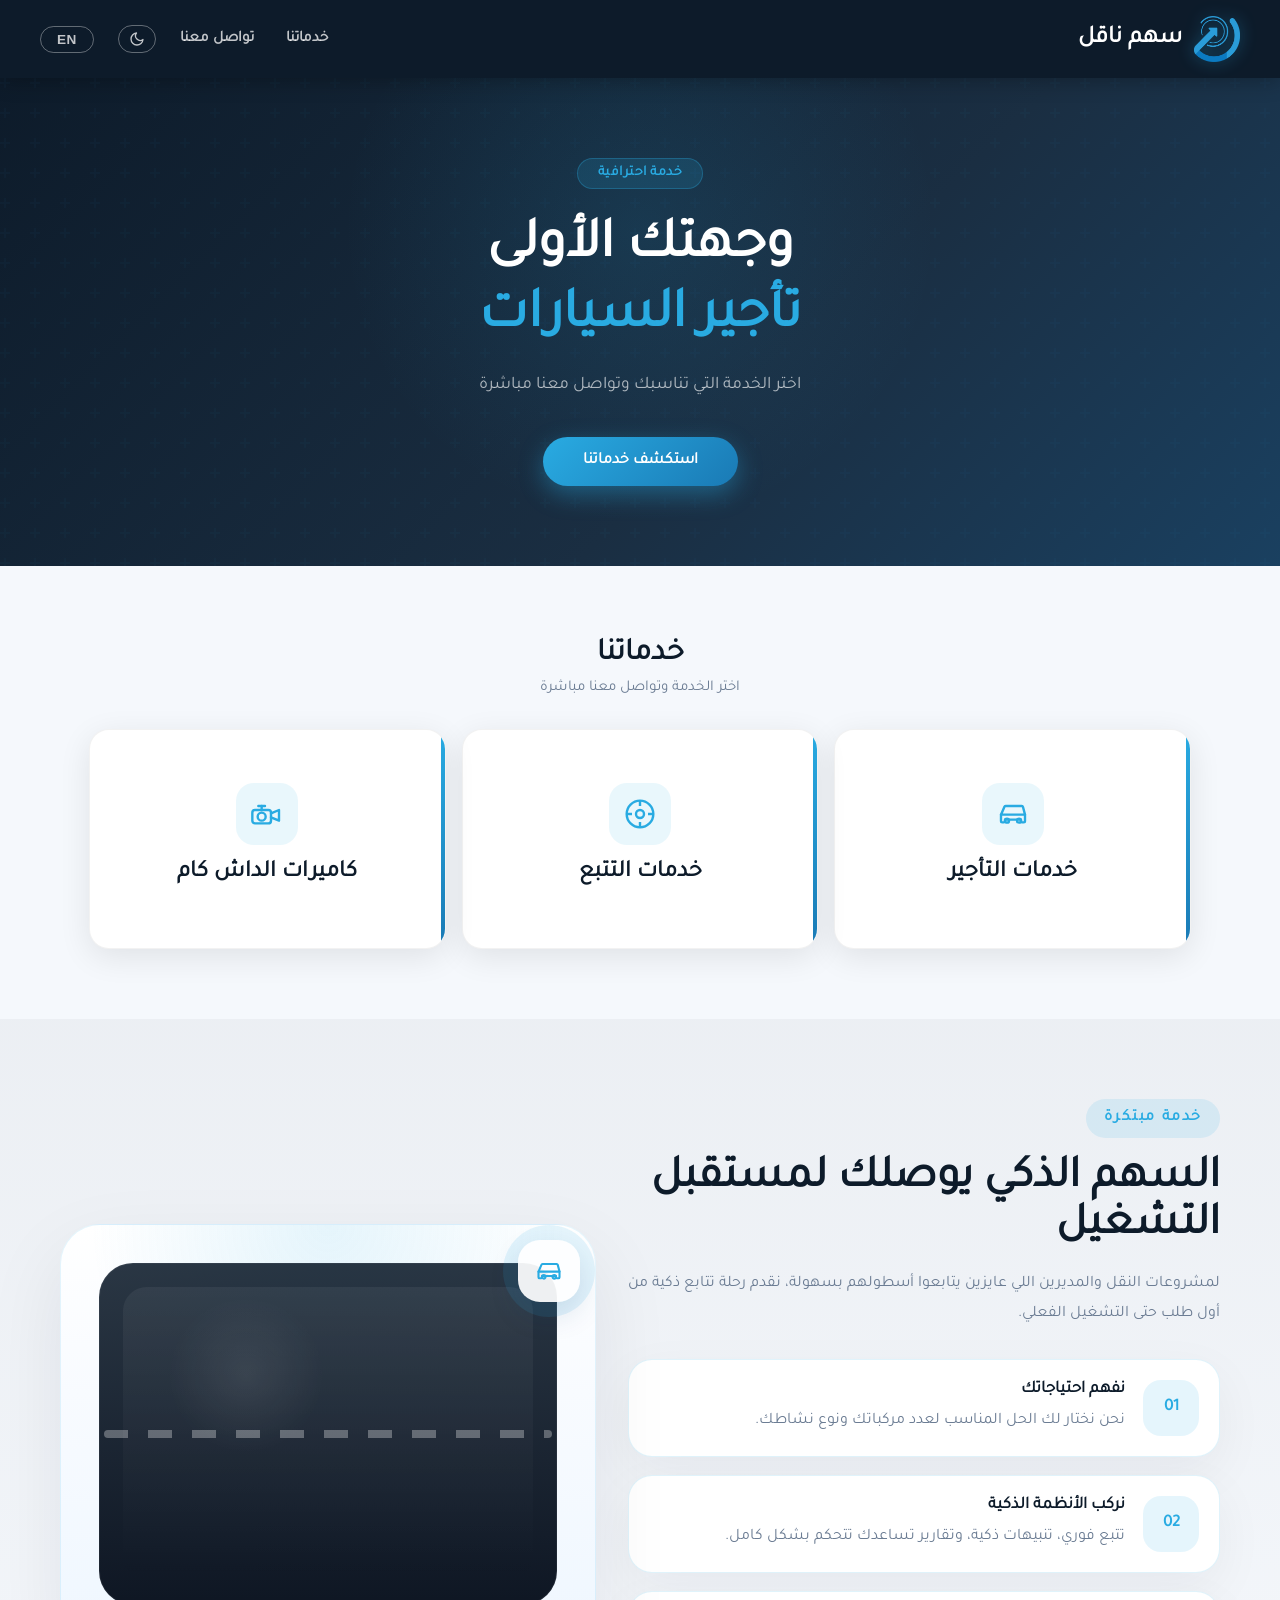
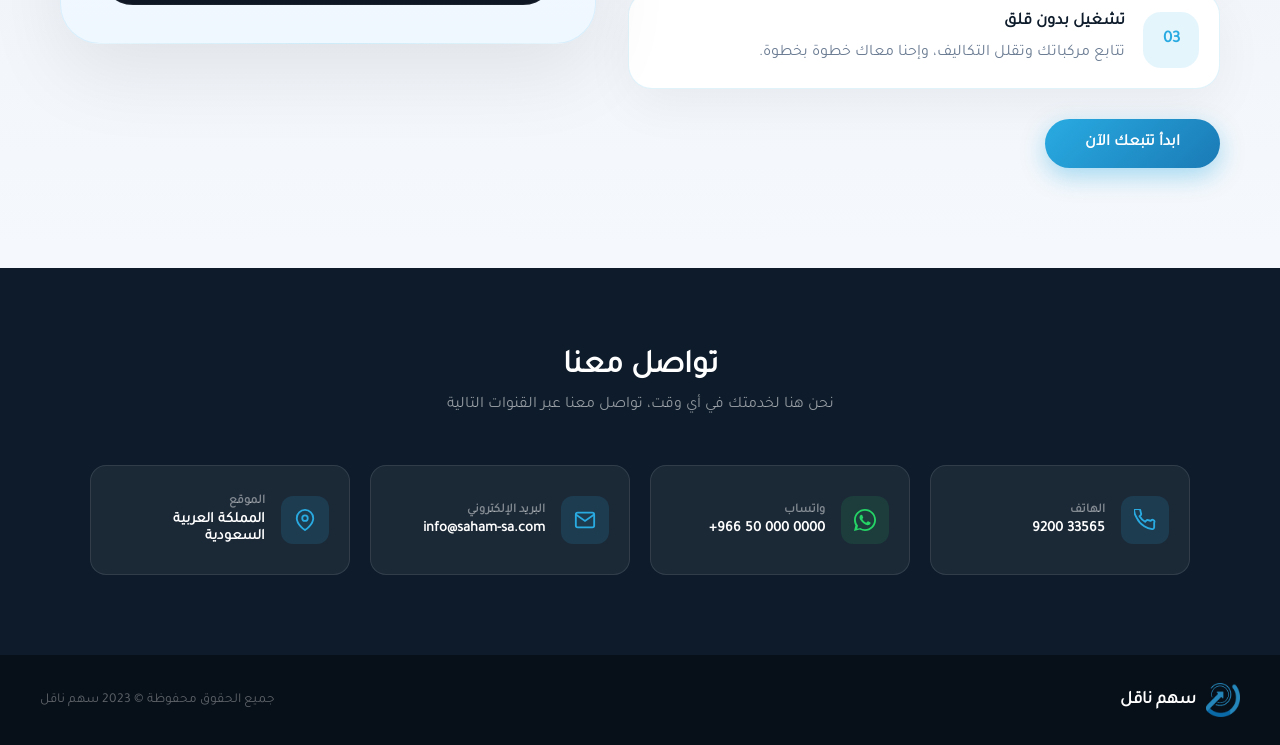
<file: index.html>
<!DOCTYPE html>
<html lang="ar" dir="rtl">
<head>
    <meta charset="UTF-8">
    <meta name="viewport" content="width=device-width, initial-scale=1.0">
    <title>سهم ناقل</title>
    <link rel="icon" type="image/png" href="logo.png">
    <link rel="stylesheet" href="style.css">
</head>
<body>

    <!-- SPLASH SCREEN -->
    <div id="splash">
        <img src="logo.png" alt="سهم ناقل" id="splash-logo">
    </div>

    <!-- RENTAL CLICK ANIMATION -->
    <div id="rental-splash" class="rental-splash hidden">
        <div class="rental-splash-content">
            <p class="rental-splash-tag">خدمات التأجير</p>
            <div class="rental-car-track">
                <div class="rental-car">
                    <img src="car.svg" alt="سيارة التأجير" class="rental-car-img">
                </div>
            </div>
        </div>
    </div>

    <!-- HEADER -->
    <header>
        <div class="header-inner">
            <div class="header-right">
                <a href="index.html" class="logo-link">
                    <img src="logo.png" alt="سهم ناقل" class="logo">
                </a>
                <a href="index.html" class="company-link">
                    <span class="company-name" data-i18n="company_name">سهم ناقل</span>
                </a>
            </div>
            <div class="header-left">
                <nav>
                    <a href="#services" data-i18n="nav_services">خدماتنا</a>
                    <a href="#contact" data-i18n="nav_contact">تواصل معنا</a>
                </nav>
                <button id="dark-toggle" class="lang-btn dark-btn" title="الوضع الليلي">
                    <svg id="dark-icon" viewBox="0 0 24 24" fill="none" stroke="currentColor" stroke-width="2" stroke-linecap="round" stroke-linejoin="round" width="16" height="16"><path d="M21 12.79A9 9 0 1111.21 3 7 7 0 0021 12.79z"/></svg>
                </button>
                <button id="lang-toggle" class="lang-btn">EN</button>
            </div>
        </div>
    </header>

    <!-- HERO -->
    <section class="hero">
        <div class="hero-bg"></div>
        <div class="hero-content">
            <p class="hero-tag" data-i18n="hero_tag">خدمة احترافية</p>
            <h1><span data-i18n="hero_title_static">وجهتك الأولى</span><br><span id="hero-rotating">تأجير السيارات</span></h1>
            <p class="hero-sub" data-i18n="hero_sub">اختر الخدمة التي تناسبك وتواصل معنا مباشرة</p>
            <a href="#services" class="hero-btn" data-i18n="hero_btn">استكشف خدماتنا</a>
        </div>
        <div class="hero-shape"></div>
    </section>

    <!-- SERVICES -->
    <section id="services">
        <div class="section-header">
            <h2 data-i18n="section_title">خدماتنا</h2>
            <p data-i18n="section_sub">اختر الخدمة وتواصل معنا مباشرة</p>
        </div>

        <div class="cards-grid">

            <!-- Card 1: خدمات التأجير -->
            <div id="rental-card" class="card card-no-overlay" style="cursor:pointer">
                <div class="card-accent"></div>
                <div class="card-content">
                    <div class="card-icon">
                        <svg viewBox="0 0 24 24" fill="none" stroke="currentColor" stroke-width="1.8" stroke-linecap="round" stroke-linejoin="round"><path d="M3 12.5h18l-1.5-5.75a1 1 0 00-.98-.75H6.48a1 1 0 00-.98.75L3 12.5z"/><path d="M3 12.5v4.75a1 1 0 001 1h1a1 1 0 001-1v-1h12v1a1 1 0 001 1h1a1 1 0 001-1V12.5"/><circle cx="7.5" cy="17" r="1.5"/><circle cx="16.5" cy="17" r="1.5"/></svg>
                    </div>
                    <h3 data-i18n="card1_title">خدمات التأجير</h3>
                </div>
            </div>

            <!-- Card 2: خدمات التتبع -->
            <div class="card">
                <div class="card-accent"></div>
                <div class="card-content">
                    <div class="card-icon">
                        <svg viewBox="0 0 24 24" fill="none" stroke="currentColor" stroke-width="1.8"><circle cx="12" cy="12" r="10"/><circle cx="12" cy="12" r="3"/><path d="M12 2v4M12 18v4M2 12h4M18 12h4"/></svg>
                    </div>
                    <h3 data-i18n="card2_title">خدمات التتبع</h3>
                </div>
                <div class="card-overlay">
                    <p class="overlay-title" data-i18n="card2_overlay_title">اختر ما يناسبك</p>
                    <a href="tracking.html" class="option-btn" data-i18n="card2_btn1">خدماتنا</a>
                    <a href="tracking.html#form-section" class="option-btn outline" data-i18n="card2_btn2">تسجيل</a>
                </div>
            </div>

<!-- Card 4: الكاميرات -->
            <div class="card">
                <div class="card-accent"></div>
                <div class="card-content">
                    <div class="card-icon">
                        <svg viewBox="0 0 24 24" fill="none" stroke="currentColor" stroke-width="1.8" stroke-linecap="round" stroke-linejoin="round"><rect x="1" y="9" width="14" height="10" rx="2"/><circle cx="8" cy="14" r="3"/><path d="M15 11.5l6-2.5v8l-6-2.5"/><path d="M8 9V6"/><path d="M5.5 6h5"/></svg>
                    </div>
                    <h3 data-i18n="card4_title">كاميرات الداش كام</h3>
                </div>
                <div class="card-overlay maintenance-overlay">
                    <div class="maintenance-icon">
                        <svg viewBox="0 0 24 24" fill="none" stroke="currentColor" stroke-width="1.8"><path d="M14.7 6.3a1 1 0 000 1.4l1.6 1.6a1 1 0 001.4 0l3.77-3.77a6 6 0 01-7.94 7.94l-6.91 6.91a2.12 2.12 0 01-3-3l6.91-6.91a6 6 0 017.94-7.94l-3.76 3.76z"/></svg>
                    </div>
                    <p class="overlay-title" data-i18n="maintenance_title">تحت الصيانة</p>
                    <p class="overlay-sub" data-i18n="maintenance_sub">نعمل على تطوير هذه الخدمة قريباً</p>
                </div>
            </div>

        </div>
    </section>

    <!-- CREATIVE SERVICE ROAD -->
    <section class="creative-section">
        <div class="creative-container">
            <div class="creative-copy">
                <span class="section-tag">خدمة مبتكرة</span>
                <h2>السهم الذكي يوصلك لمستقبل التشغيل</h2>
                <p>لمشروعات النقل والمديرين اللي عايزين يتابعوا أسطولهم بسهولة، نقدم رحلة تتابع ذكية من أول طلب حتى التشغيل الفعلي.</p>

                <div class="creative-steps">
                    <div class="creative-step">
                        <strong>01</strong>
                        <div>
                            <h3>نفهم احتياجاتك</h3>
                            <p>نحن نختار لك الحل المناسب لعدد مركباتك ونوع نشاطك.</p>
                        </div>
                    </div>
                    <div class="creative-step">
                        <strong>02</strong>
                        <div>
                            <h3>نركب الأنظمة الذكية</h3>
                            <p>تتبع فوري، تنبيهات ذكية، وتقارير تساعدك تتحكم بشكل كامل.</p>
                        </div>
                    </div>
                    <div class="creative-step">
                        <strong>03</strong>
                        <div>
                            <h3>تشغيل بدون قلق</h3>
                            <p>تتابع مركباتك وتقلل التكاليف، وإحنا معاك خطوة بخطوة.</p>
                        </div>
                    </div>
                </div>

                <a href="tracking.html#form-section" class="hero-btn">ابدأ تتبعك الآن</a>
            </div>
            <div class="creative-road">
                <div class="road-frame">
                    <div class="road-track"></div>
                    <div class="road-dash"></div>
                    <div class="car-pulse">
                        <div class="car-icon">
                            <svg viewBox="0 0 24 24" fill="none" stroke="currentColor" stroke-width="1.8" stroke-linecap="round" stroke-linejoin="round"><path d="M3 12.5h18l-1.5-5.75a1 1 0 00-.98-.75H6.48a1 1 0 00-.98.75L3 12.5z"/><path d="M3 12.5v4.75a1 1 0 001 1h1a1 1 0 001-1v-1h12v1a1 1 0 001 1h1a1 1 0 001-1V12.5"/><circle cx="7.5" cy="17" r="1.5"/><circle cx="16.5" cy="17" r="1.5"/></svg>
                        </div>
                    </div>
                </div>
            </div>
        </div>
    </section>

    <!-- CONTACT -->
    <section id="contact" class="contact-section">
        <div class="contact-inner">
            <div class="contact-text">
                <h2 data-i18n="contact_title">تواصل معنا</h2>
                <p data-i18n="contact_sub">نحن هنا لخدمتك في أي وقت، تواصل معنا عبر القنوات التالية</p>
            </div>
            <div class="contact-cards">

                <a href="tel:+966500000000" class="contact-card">
                    <div class="contact-icon">
                        <svg viewBox="0 0 24 24" fill="none" stroke="currentColor" stroke-width="2"><path d="M22 16.92v3a2 2 0 01-2.18 2 19.79 19.79 0 01-8.63-3.07A19.5 19.5 0 013.07 9.81a19.79 19.79 0 01-3.07-8.68A2 2 0 012 .18h3a2 2 0 012 1.72c.127.96.361 1.903.7 2.81a2 2 0 01-.45 2.11L6.09 7.91a16 16 0 006 6l1.27-1.27a2 2 0 012.11-.45c.907.339 1.85.573 2.81.7A2 2 0 0122 14.92z"/></svg>
                    </div>
                    <div>
                        <p class="contact-label" data-i18n="contact_phone_label">الهاتف</p>
                        <p class="contact-value" dir="ltr">9200 33565</p>
                    </div>
                </a>

                <a href="https://wa.me/966500000000" class="contact-card whatsapp">
                    <div class="contact-icon">
                        <svg viewBox="0 0 24 24" fill="currentColor"><path d="M17.472 14.382c-.297-.149-1.758-.867-2.03-.967-.273-.099-.471-.148-.67.15-.197.297-.767.966-.94 1.164-.173.199-.347.223-.644.075-.297-.15-1.255-.463-2.39-1.475-.883-.788-1.48-1.761-1.653-2.059-.173-.297-.018-.458.13-.606.134-.133.298-.347.446-.52.149-.174.198-.298.298-.497.099-.198.05-.371-.025-.52-.075-.149-.669-1.612-.916-2.207-.242-.579-.487-.5-.669-.51-.173-.008-.371-.01-.57-.01-.198 0-.52.074-.792.372-.272.297-1.04 1.016-1.04 2.479 0 1.462 1.065 2.875 1.213 3.074.149.198 2.096 3.2 5.077 4.487.709.306 1.262.489 1.694.625.712.227 1.36.195 1.871.118.571-.085 1.758-.719 2.006-1.413.248-.694.248-1.289.173-1.413-.074-.124-.272-.198-.57-.347z"/><path d="M12 0C5.373 0 0 5.373 0 12c0 2.125.557 4.126 1.533 5.867L0 24l6.302-1.519A11.935 11.935 0 0012 24c6.627 0 12-5.373 12-12S18.627 0 12 0zm0 22c-1.846 0-3.574-.493-5.065-1.355L3.5 21.5l.878-3.348A9.953 9.953 0 012 12C2 6.477 6.477 2 12 2s10 4.477 10 10-4.477 10-10 10z"/></svg>
                    </div>
                    <div>
                        <p class="contact-label" data-i18n="contact_wa_label">واتساب</p>
                        <p class="contact-value" dir="ltr">+966 50 000 0000</p>
                    </div>
                </a>

                <a href="mailto:info@saham-sa.com" class="contact-card">
                    <div class="contact-icon">
                        <svg viewBox="0 0 24 24" fill="none" stroke="currentColor" stroke-width="2"><path d="M4 4h16c1.1 0 2 .9 2 2v12c0 1.1-.9 2-2 2H4c-1.1 0-2-.9-2-2V6c0-1.1.9-2 2-2z"/><polyline points="22,6 12,13 2,6"/></svg>
                    </div>
                    <div>
                        <p class="contact-label" data-i18n="contact_email_label">البريد الإلكتروني</p>
                        <p class="contact-value" dir="ltr" style="white-space:nowrap;">info@saham-sa.com</p>
                    </div>
                </a>

                <a href="#" class="contact-card">
                    <div class="contact-icon">
                        <svg viewBox="0 0 24 24" fill="none" stroke="currentColor" stroke-width="2"><path d="M21 10c0 7-9 13-9 13s-9-6-9-13a9 9 0 0118 0z"/><circle cx="12" cy="10" r="3"/></svg>
                    </div>
                    <div>
                        <p class="contact-label" data-i18n="contact_location_label">الموقع</p>
                        <p class="contact-value" data-i18n="contact_location_value">المملكة العربية السعودية</p>
                    </div>
                </a>

            </div>
        </div>
    </section>

    <!-- FOOTER -->
    <footer>
        <div class="footer-inner">
            <div class="footer-brand">
                <img src="logo.png" alt="سهم ناقل" class="footer-logo">
                <span>سهم ناقل</span>
            </div>
            <p class="footer-copy" data-i18n="footer_copy">جميع الحقوق محفوظة &copy; 2023 سهم ناقل</p>
        </div>
    </footer>

    <!-- BACK TO TOP -->
    <button id="back-to-top" title="العودة للأعلى">
        <svg viewBox="0 0 24 24" fill="none" stroke="currentColor" stroke-width="2.5"><polyline points="18 15 12 9 6 15"/></svg>
    </button>

    <script>
        /* ── Language System ── */
        const i18n = {
            ar: {
                company_name:           'سهم ناقل',
                nav_services:           'خدماتنا',
                nav_contact:            'تواصل معنا',
                hero_tag:               'خدمة احترافية',
                hero_title_static:      'وجهتك الأولى',
                hero_sub:               'اختر الخدمة التي تناسبك وتواصل معنا مباشرة',
                hero_btn:               'استكشف خدماتنا',
                section_title:          'خدماتنا',
                section_sub:            'اختر الخدمة وتواصل معنا مباشرة',
                card1_title:            'خدمات التأجير',
                card2_title:            'خدمات التتبع',
                card2_overlay_title:    'اختر ما يناسبك',
                card2_btn1:             'خدماتنا',
                card2_btn2:             'تسجيل',
                card4_title:            'كاميرات الداش كام',
                maintenance_title:      'تحت الصيانة',
                maintenance_sub:        'نعمل على تطوير هذه الخدمة قريباً',
                contact_title:          'تواصل معنا',
                contact_sub:            'نحن هنا لخدمتك في أي وقت، تواصل معنا عبر القنوات التالية',
                contact_phone_label:    'الهاتف',
                contact_wa_label:       'واتساب',
                contact_email_label:    'البريد الإلكتروني',
                contact_location_label: 'الموقع',
                contact_location_value: 'المملكة العربية السعودية',
                footer_copy:            'جميع الحقوق محفوظة © 2023 سهم ناقل',
                sidebar_rental:         'تأجير السيارات',
                sidebar_tracking:       'خدمات التتبع',
                sidebar_dashcam:        'كاميرات الداش كام',
            },
            en: {
                company_name:           'Sahm Naqil',
                nav_services:           'Services',
                nav_contact:            'Contact Us',
                hero_tag:               'Professional Service',
                hero_title_static:      'Your First Destination',
                hero_sub:               'Choose the service that suits you and contact us directly',
                hero_btn:               'Explore Services',
                section_title:          'Our Services',
                section_sub:            'Choose a service and contact us directly',
                card1_title:            'Rental Services',
                card2_title:            'Tracking Services',
                card2_overlay_title:    'Choose what suits you',
                card2_btn1:             'Our Services',
                card2_btn2:             'Register',
                card4_title:            'Dashcam Cameras',
                maintenance_title:      'Under Maintenance',
                maintenance_sub:        "We're developing this service soon",
                contact_title:          'Contact Us',
                contact_sub:            "We're here to serve you anytime, reach us through the following channels",
                contact_phone_label:    'Phone',
                contact_wa_label:       'WhatsApp',
                contact_email_label:    'Email',
                contact_location_label: 'Location',
                contact_location_value: 'Saudi Arabia',
                footer_copy:            'All Rights Reserved © 2023 Sahm Naqil',
                sidebar_rental:         'Car Rental',
                sidebar_tracking:       'Tracking Services',
                sidebar_dashcam:        'Dashcam Cameras',
            }
        };

        const heroTexts = {
            ar: ['تأجير السيارات', 'خدمات التتبع', 'كاميرات الداش كام'],
            en: ['Car Rental',      'Tracking Services', 'Dashcam Cameras']
        };

        let currentLang = 'ar';
        let heroIndex   = 0;
        let heroTimer;

        function rotateHero() {
            const el = document.getElementById('hero-rotating');
            el.classList.add('hero-fade-out');
            setTimeout(() => {
                heroIndex = (heroIndex + 1) % heroTexts[currentLang].length;
                el.textContent = heroTexts[currentLang][heroIndex];
                el.classList.remove('hero-fade-out');
            }, 400);
        }

        function setLanguage(lang) {
            currentLang = lang;
            document.documentElement.lang = lang;
            document.documentElement.dir  = lang === 'ar' ? 'rtl' : 'ltr';
            document.body.style.direction  = lang === 'ar' ? 'rtl' : 'ltr';
            document.title = lang === 'ar' ? 'سهم ناقل' : 'Sahm Naqil';

            document.querySelectorAll('[data-i18n]').forEach(el => {
                const key  = el.getAttribute('data-i18n');
                const text = i18n[lang][key];
                if (text) el.textContent = text;
            });

            document.getElementById('hero-rotating').textContent = heroTexts[lang][heroIndex];
            document.getElementById('lang-toggle').textContent   = lang === 'ar' ? 'EN' : 'AR';
        }

        document.getElementById('lang-toggle').addEventListener('click', () => {
            setLanguage(currentLang === 'ar' ? 'en' : 'ar');
        });

        heroTimer = setInterval(rotateHero, 2800);

        /* ── Dark Mode ── */
        const darkToggle = document.getElementById('dark-toggle');
        const darkIcon   = document.getElementById('dark-icon');
        const moonSVG = `<path d="M21 12.79A9 9 0 1111.21 3 7 7 0 0021 12.79z"/>`;
        const sunSVG  = `<circle cx="12" cy="12" r="5"/><line x1="12" y1="1" x2="12" y2="3"/><line x1="12" y1="21" x2="12" y2="23"/><line x1="4.22" y1="4.22" x2="5.64" y2="5.64"/><line x1="18.36" y1="18.36" x2="19.78" y2="19.78"/><line x1="1" y1="12" x2="3" y2="12"/><line x1="21" y1="12" x2="23" y2="12"/><line x1="4.22" y1="19.78" x2="5.64" y2="18.36"/><line x1="18.36" y1="5.64" x2="19.78" y2="4.22"/>`;

        function setDarkMode(enabled) {
            document.body.classList.toggle('dark', enabled);
            darkIcon.innerHTML = enabled ? sunSVG : moonSVG;
            localStorage.setItem('darkMode', enabled ? '1' : '0');
        }

        darkToggle.addEventListener('click', () => setDarkMode(!document.body.classList.contains('dark')));

        const saved = localStorage.getItem('darkMode');
        if (saved !== null) {
            setDarkMode(saved === '1');
        } else {
            setDarkMode(window.matchMedia('(prefers-color-scheme: dark)').matches);
        }
        window.matchMedia('(prefers-color-scheme: dark)').addEventListener('change', e => {
            if (localStorage.getItem('darkMode') === null) setDarkMode(e.matches);
        });

        /* ── Back to Top ── */
        const backBtn = document.getElementById('back-to-top');
        window.addEventListener('scroll', () => {
            backBtn.classList.toggle('visible', window.scrollY > 300);
        });
        backBtn.addEventListener('click', () => window.scrollTo({ top: 0, behavior: 'smooth' }));

        /* ── Splash Screen ── */
        const splash = document.getElementById('splash');
        setTimeout(() => {
            splash.classList.add('splash-hide');
            setTimeout(() => splash.remove(), 700);
        }, 1400);

        /* ── Rental Card Splash ── */
        const rentalCard = document.getElementById('rental-card');
        const rentalSplash = document.getElementById('rental-splash');

        function showRentalSplash() {
            if (!rentalSplash.classList.contains('visible')) {
                rentalSplash.classList.remove('hidden');
                rentalSplash.classList.add('visible');
                setTimeout(() => {
                    window.location.href = 'rental.html';
                }, 1250);
            }
        }

        rentalCard.addEventListener('click', showRentalSplash);
    </script>

</body>
</html>
</file>
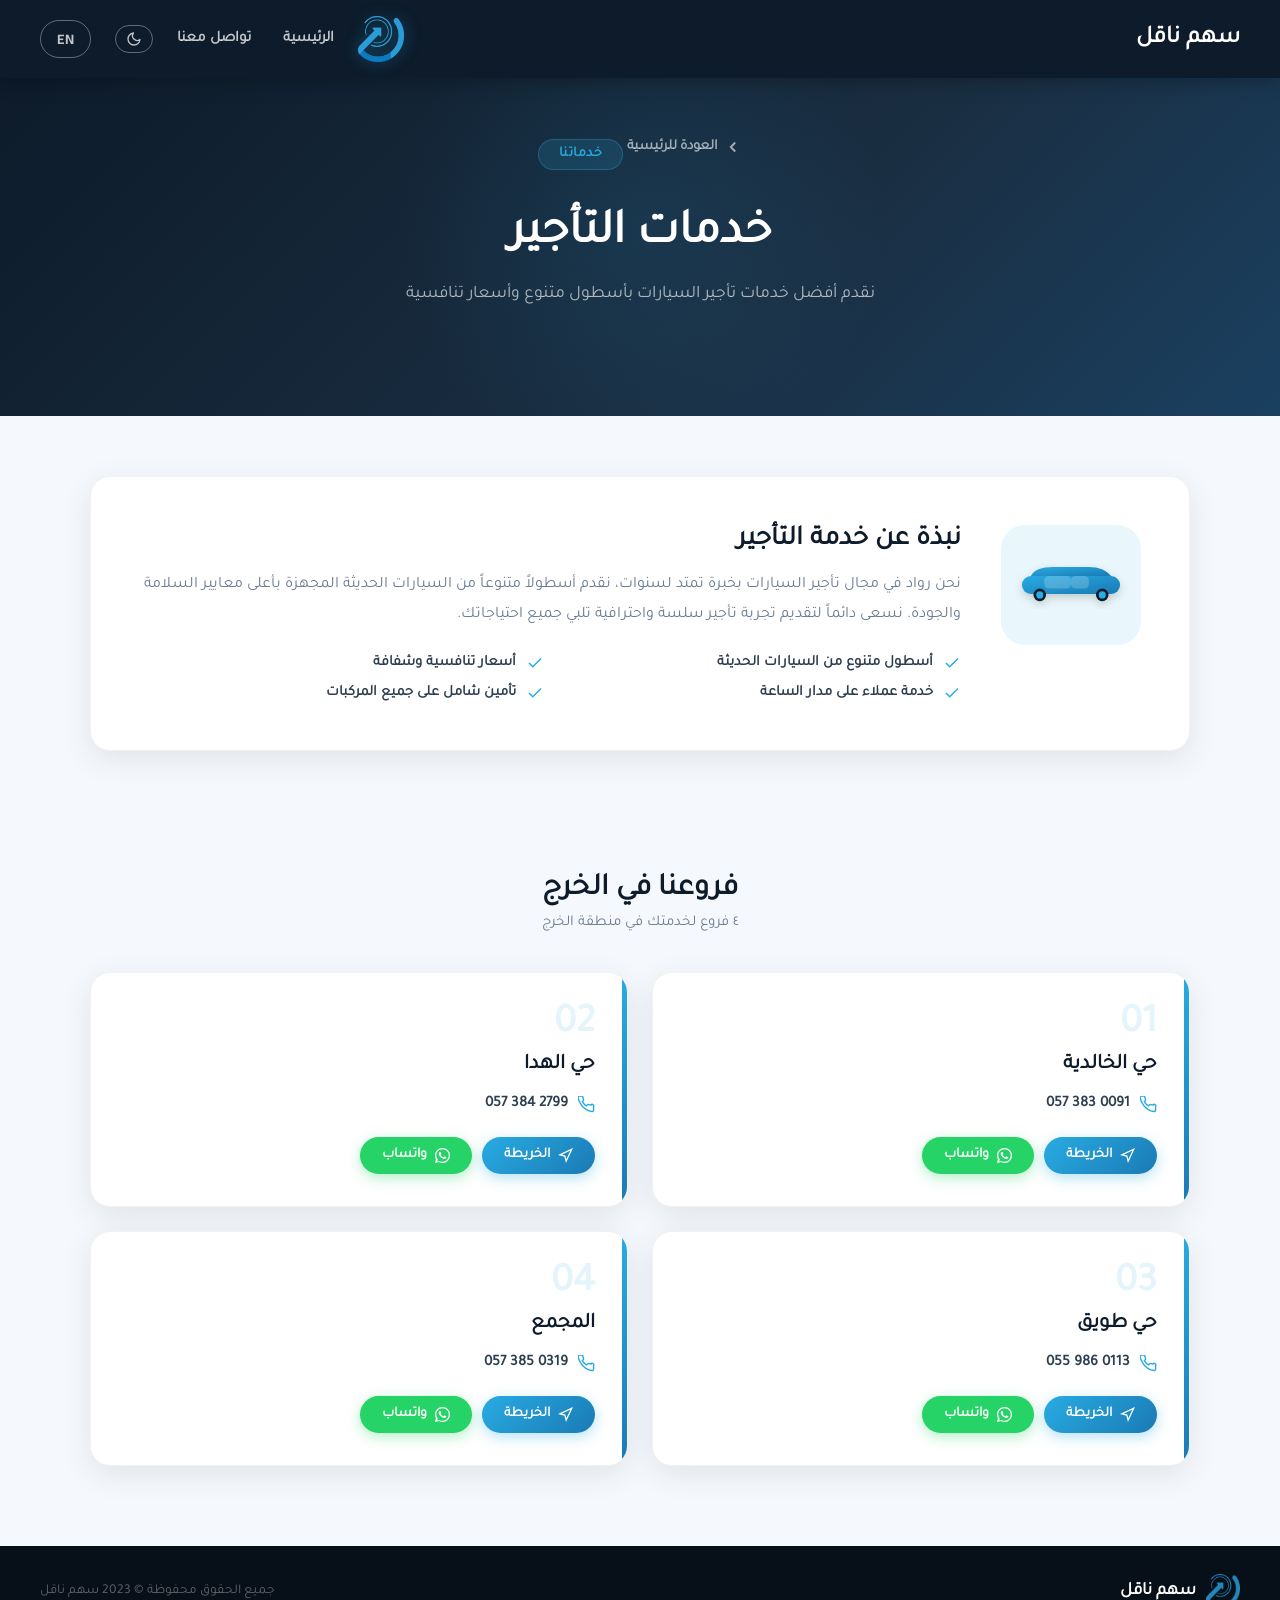
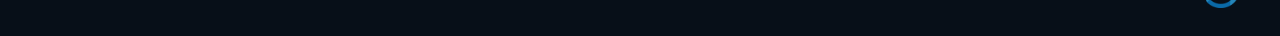
<file: rental.html>
<!DOCTYPE html>
<html lang="ar" dir="rtl">
<head>
    <meta charset="UTF-8">
    <meta name="viewport" content="width=device-width, initial-scale=1.0">
    <title>خدمات التأجير — سهم ناقل</title>
    <link href="https://fonts.googleapis.com/css2?family=Cairo:wght@400;600;700;900&display=swap" rel="stylesheet">
    <link rel="icon" type="image/png" href="logo.png">
    <link rel="stylesheet" href="style.css">
    <link rel="stylesheet" href="rental.css">
</head>
<body>

    <!-- HEADER -->
    <header>
        <div class="header-inner">
            <div class="header-right">
                <a href="index.html" class="company-link">
                    <span class="company-name" data-i18n="company_name">سهم ناقل</span>
                </a>
            </div>
            <div class="header-left">
                <a href="index.html" class="logo-link">
                    <img src="logo.png" alt="سهم ناقل" class="logo">
                </a>
                <nav>
                    <a href="index.html" data-i18n="nav_home">الرئيسية</a>
                    <a href="index.html#contact" data-i18n="nav_contact">تواصل معنا</a>
                </nav>
                <button id="dark-toggle" class="lang-btn dark-btn" title="الوضع الليلي">
                    <svg id="dark-icon" viewBox="0 0 24 24" fill="none" stroke="currentColor" stroke-width="2" stroke-linecap="round" stroke-linejoin="round" width="16" height="16"><path d="M21 12.79A9 9 0 1111.21 3 7 7 0 0021 12.79z"/></svg>
                </button>
                <button id="lang-toggle" class="lang-btn">EN</button>
            </div>
        </div>
    </header>

    <!-- HERO -->
    <section class="rental-hero">
        <div class="rental-hero-content">
            <a href="index.html" class="back-link" id="back-link">
                <svg viewBox="0 0 24 24" fill="none" stroke="currentColor" stroke-width="2.5"><polyline points="15 18 9 12 15 6"/></svg>
                <span data-i18n="back_link">العودة للرئيسية</span>
            </a>
            <p class="hero-tag" data-i18n="hero_tag">خدماتنا</p>
            <h1 data-i18n="hero_title">خدمات التأجير</h1>
            <p class="hero-sub" data-i18n="hero_sub">نقدم أفضل خدمات تأجير السيارات بأسطول متنوع وأسعار تنافسية</p>
        </div>
    </section>

    <!-- ABOUT -->
    <section class="rental-about">
        <div class="rental-container">
            <div class="about-card">
                <div class="about-icon">
                    <img src="car.svg" alt="سيارة التأجير" class="about-car-img">
                </div>
                <div class="about-text">
                    <h2 data-i18n="about_title">نبذة عن خدمة التأجير</h2>
                    <p data-i18n="about_text">نحن رواد في مجال تأجير السيارات بخبرة تمتد لسنوات، نقدم أسطولاً متنوعاً من السيارات الحديثة المجهزة بأعلى معايير السلامة والجودة. نسعى دائماً لتقديم تجربة تأجير سلسة واحترافية تلبي جميع احتياجاتك.</p>
                    <div class="about-features">
                        <div class="feature-item">
                            <svg viewBox="0 0 24 24" fill="none" stroke="currentColor" stroke-width="2"><polyline points="20 6 9 17 4 12"/></svg>
                            <span data-i18n="feature1">أسطول متنوع من السيارات الحديثة</span>
                        </div>
                        <div class="feature-item">
                            <svg viewBox="0 0 24 24" fill="none" stroke="currentColor" stroke-width="2"><polyline points="20 6 9 17 4 12"/></svg>
                            <span data-i18n="feature2">أسعار تنافسية وشفافة</span>
                        </div>
                        <div class="feature-item">
                            <svg viewBox="0 0 24 24" fill="none" stroke="currentColor" stroke-width="2"><polyline points="20 6 9 17 4 12"/></svg>
                            <span data-i18n="feature3">خدمة عملاء على مدار الساعة</span>
                        </div>
                        <div class="feature-item">
                            <svg viewBox="0 0 24 24" fill="none" stroke="currentColor" stroke-width="2"><polyline points="20 6 9 17 4 12"/></svg>
                            <span data-i18n="feature4">تأمين شامل على جميع المركبات</span>
                        </div>
                    </div>
                </div>
            </div>
        </div>
    </section>

    <!-- BRANCHES -->
    <section class="rental-branches">
        <div class="rental-container">
            <div class="section-header">
                <h2 data-i18n="branches_title">فروعنا في الخرج</h2>
                <p data-i18n="branches_sub">٤ فروع لخدمتك في منطقة الخرج</p>
            </div>

            <div class="branches-grid">

                <div class="branch-card">
                    <div class="branch-num">01</div>
                    <h3 class="branch-name" data-i18n="branch1_name">حي الخالدية</h3>
                    <div class="branch-info">
                        <div class="branch-detail">
                            <svg viewBox="0 0 24 24" fill="none" stroke="currentColor" stroke-width="2"><path d="M22 16.92v3a2 2 0 01-2.18 2 19.79 19.79 0 01-8.63-3.07A19.5 19.5 0 013.07 9.81a19.79 19.79 0 01-3.07-8.68A2 2 0 012 .18h3a2 2 0 012 1.72c.127.96.361 1.903.7 2.81a2 2 0 01-.45 2.11L6.09 7.91a16 16 0 006 6l1.27-1.27a2 2 0 012.11-.45c.907.339 1.85.573 2.81.7A2 2 0 0122 14.92z"/></svg>
                            <span dir="ltr">057 383 0091</span>
                        </div>
                    </div>
                    <div class="branch-btns">
                        <a href="https://maps.app.goo.gl/MuCkcdyz6CaAotH26" target="_blank" class="branch-map-btn">
                            <svg viewBox="0 0 24 24" fill="none" stroke="currentColor" stroke-width="2"><polygon points="3 11 22 2 13 21 11 13 3 11"/></svg>
                            <span data-i18n="btn_map">الخريطة</span>
                        </a>
                        <a href="https://wa.me/966573830091" target="_blank" class="branch-wa-btn">
                            <svg viewBox="0 0 24 24" fill="currentColor"><path d="M17.472 14.382c-.297-.149-1.758-.867-2.03-.967-.273-.099-.471-.148-.67.15-.197.297-.767.966-.94 1.164-.173.199-.347.223-.644.075-.297-.15-1.255-.463-2.39-1.475-.883-.788-1.48-1.761-1.653-2.059-.173-.297-.018-.458.13-.606.134-.133.298-.347.446-.52.149-.174.198-.298.298-.497.099-.198.05-.371-.025-.52-.075-.149-.669-1.612-.916-2.207-.242-.579-.487-.5-.669-.51-.173-.008-.371-.01-.57-.01-.198 0-.52.074-.792.372-.272.297-1.04 1.016-1.04 2.479 0 1.462 1.065 2.875 1.213 3.074.149.198 2.096 3.2 5.077 4.487.709.306 1.262.489 1.694.625.712.227 1.36.195 1.871.118.571-.085 1.758-.719 2.006-1.413.248-.694.248-1.289.173-1.413-.074-.124-.272-.198-.57-.347z"/><path d="M12 0C5.373 0 0 5.373 0 12c0 2.125.557 4.126 1.533 5.867L0 24l6.302-1.519A11.935 11.935 0 0012 24c6.627 0 12-5.373 12-12S18.627 0 12 0zm0 22c-1.846 0-3.574-.493-5.065-1.355L3.5 21.5l.878-3.348A9.953 9.953 0 012 12C2 6.477 6.477 2 12 2s10 4.477 10 10-4.477 10-10 10z"/></svg>
                            <span data-i18n="btn_whatsapp">واتساب</span>
                        </a>
                    </div>
                </div>

                <div class="branch-card">
                    <div class="branch-num">02</div>
                    <h3 class="branch-name" data-i18n="branch2_name">حي الهدا</h3>
                    <div class="branch-info">
                        <div class="branch-detail">
                            <svg viewBox="0 0 24 24" fill="none" stroke="currentColor" stroke-width="2"><path d="M22 16.92v3a2 2 0 01-2.18 2 19.79 19.79 0 01-8.63-3.07A19.5 19.5 0 013.07 9.81a19.79 19.79 0 01-3.07-8.68A2 2 0 012 .18h3a2 2 0 012 1.72c.127.96.361 1.903.7 2.81a2 2 0 01-.45 2.11L6.09 7.91a16 16 0 006 6l1.27-1.27a2 2 0 012.11-.45c.907.339 1.85.573 2.81.7A2 2 0 0122 14.92z"/></svg>
                            <span dir="ltr">057 384 2799</span>
                        </div>
                    </div>
                    <div class="branch-btns">
                        <a href="https://maps.app.goo.gl/yJGDzLQzuZHPY6g26" target="_blank" class="branch-map-btn">
                            <svg viewBox="0 0 24 24" fill="none" stroke="currentColor" stroke-width="2"><polygon points="3 11 22 2 13 21 11 13 3 11"/></svg>
                            <span data-i18n="btn_map">الخريطة</span>
                        </a>
                        <a href="https://wa.me/966573842799" target="_blank" class="branch-wa-btn">
                            <svg viewBox="0 0 24 24" fill="currentColor"><path d="M17.472 14.382c-.297-.149-1.758-.867-2.03-.967-.273-.099-.471-.148-.67.15-.197.297-.767.966-.94 1.164-.173.199-.347.223-.644.075-.297-.15-1.255-.463-2.39-1.475-.883-.788-1.48-1.761-1.653-2.059-.173-.297-.018-.458.13-.606.134-.133.298-.347.446-.52.149-.174.198-.298.298-.497.099-.198.05-.371-.025-.52-.075-.149-.669-1.612-.916-2.207-.242-.579-.487-.5-.669-.51-.173-.008-.371-.01-.57-.01-.198 0-.52.074-.792.372-.272.297-1.04 1.016-1.04 2.479 0 1.462 1.065 2.875 1.213 3.074.149.198 2.096 3.2 5.077 4.487.709.306 1.262.489 1.694.625.712.227 1.36.195 1.871.118.571-.085 1.758-.719 2.006-1.413.248-.694.248-1.289.173-1.413-.074-.124-.272-.198-.57-.347z"/><path d="M12 0C5.373 0 0 5.373 0 12c0 2.125.557 4.126 1.533 5.867L0 24l6.302-1.519A11.935 11.935 0 0012 24c6.627 0 12-5.373 12-12S18.627 0 12 0zm0 22c-1.846 0-3.574-.493-5.065-1.355L3.5 21.5l.878-3.348A9.953 9.953 0 012 12C2 6.477 6.477 2 12 2s10 4.477 10 10-4.477 10-10 10z"/></svg>
                            <span data-i18n="btn_whatsapp">واتساب</span>
                        </a>
                    </div>
                </div>

                <div class="branch-card">
                    <div class="branch-num">03</div>
                    <h3 class="branch-name" data-i18n="branch3_name">حي طويق</h3>
                    <div class="branch-info">
                        <div class="branch-detail">
                            <svg viewBox="0 0 24 24" fill="none" stroke="currentColor" stroke-width="2"><path d="M22 16.92v3a2 2 0 01-2.18 2 19.79 19.79 0 01-8.63-3.07A19.5 19.5 0 013.07 9.81a19.79 19.79 0 01-3.07-8.68A2 2 0 012 .18h3a2 2 0 012 1.72c.127.96.361 1.903.7 2.81a2 2 0 01-.45 2.11L6.09 7.91a16 16 0 006 6l1.27-1.27a2 2 0 012.11-.45c.907.339 1.85.573 2.81.7A2 2 0 0122 14.92z"/></svg>
                            <span dir="ltr">055 986 0113</span>
                        </div>
                    </div>
                    <div class="branch-btns">
                        <a href="https://maps.app.goo.gl/DfvDudQks58L1bej6" target="_blank" class="branch-map-btn">
                            <svg viewBox="0 0 24 24" fill="none" stroke="currentColor" stroke-width="2"><polygon points="3 11 22 2 13 21 11 13 3 11"/></svg>
                            <span data-i18n="btn_map">الخريطة</span>
                        </a>
                        <a href="https://wa.me/966559860113" target="_blank" class="branch-wa-btn">
                            <svg viewBox="0 0 24 24" fill="currentColor"><path d="M17.472 14.382c-.297-.149-1.758-.867-2.03-.967-.273-.099-.471-.148-.67.15-.197.297-.767.966-.94 1.164-.173.199-.347.223-.644.075-.297-.15-1.255-.463-2.39-1.475-.883-.788-1.48-1.761-1.653-2.059-.173-.297-.018-.458.13-.606.134-.133.298-.347.446-.52.149-.174.198-.298.298-.497.099-.198.05-.371-.025-.52-.075-.149-.669-1.612-.916-2.207-.242-.579-.487-.5-.669-.51-.173-.008-.371-.01-.57-.01-.198 0-.52.074-.792.372-.272.297-1.04 1.016-1.04 2.479 0 1.462 1.065 2.875 1.213 3.074.149.198 2.096 3.2 5.077 4.487.709.306 1.262.489 1.694.625.712.227 1.36.195 1.871.118.571-.085 1.758-.719 2.006-1.413.248-.694.248-1.289.173-1.413-.074-.124-.272-.198-.57-.347z"/><path d="M12 0C5.373 0 0 5.373 0 12c0 2.125.557 4.126 1.533 5.867L0 24l6.302-1.519A11.935 11.935 0 0012 24c6.627 0 12-5.373 12-12S18.627 0 12 0zm0 22c-1.846 0-3.574-.493-5.065-1.355L3.5 21.5l.878-3.348A9.953 9.953 0 012 12C2 6.477 6.477 2 12 2s10 4.477 10 10-4.477 10-10 10z"/></svg>
                            <span data-i18n="btn_whatsapp">واتساب</span>
                        </a>
                    </div>
                </div>

                <div class="branch-card">
                    <div class="branch-num">04</div>
                    <h3 class="branch-name" data-i18n="branch4_name">المجمع</h3>
                    <div class="branch-info">
                        <div class="branch-detail">
                            <svg viewBox="0 0 24 24" fill="none" stroke="currentColor" stroke-width="2"><path d="M22 16.92v3a2 2 0 01-2.18 2 19.79 19.79 0 01-8.63-3.07A19.5 19.5 0 013.07 9.81a19.79 19.79 0 01-3.07-8.68A2 2 0 012 .18h3a2 2 0 012 1.72c.127.96.361 1.903.7 2.81a2 2 0 01-.45 2.11L6.09 7.91a16 16 0 006 6l1.27-1.27a2 2 0 012.11-.45c.907.339 1.85.573 2.81.7A2 2 0 0122 14.92z"/></svg>
                            <span dir="ltr">057 385 0319</span>
                        </div>
                    </div>
                    <div class="branch-btns">
                        <a href="https://maps.app.goo.gl/ePwXiefKut1Sjyes8" target="_blank" class="branch-map-btn">
                            <svg viewBox="0 0 24 24" fill="none" stroke="currentColor" stroke-width="2"><polygon points="3 11 22 2 13 21 11 13 3 11"/></svg>
                            <span data-i18n="btn_map">الخريطة</span>
                        </a>
                        <a href="https://wa.me/966573850319" target="_blank" class="branch-wa-btn">
                            <svg viewBox="0 0 24 24" fill="currentColor"><path d="M17.472 14.382c-.297-.149-1.758-.867-2.03-.967-.273-.099-.471-.148-.67.15-.197.297-.767.966-.94 1.164-.173.199-.347.223-.644.075-.297-.15-1.255-.463-2.39-1.475-.883-.788-1.48-1.761-1.653-2.059-.173-.297-.018-.458.13-.606.134-.133.298-.347.446-.52.149-.174.198-.298.298-.497.099-.198.05-.371-.025-.52-.075-.149-.669-1.612-.916-2.207-.242-.579-.487-.5-.669-.51-.173-.008-.371-.01-.57-.01-.198 0-.52.074-.792.372-.272.297-1.04 1.016-1.04 2.479 0 1.462 1.065 2.875 1.213 3.074.149.198 2.096 3.2 5.077 4.487.709.306 1.262.489 1.694.625.712.227 1.36.195 1.871.118.571-.085 1.758-.719 2.006-1.413.248-.694.248-1.289.173-1.413-.074-.124-.272-.198-.57-.347z"/><path d="M12 0C5.373 0 0 5.373 0 12c0 2.125.557 4.126 1.533 5.867L0 24l6.302-1.519A11.935 11.935 0 0012 24c6.627 0 12-5.373 12-12S18.627 0 12 0zm0 22c-1.846 0-3.574-.493-5.065-1.355L3.5 21.5l.878-3.348A9.953 9.953 0 012 12C2 6.477 6.477 2 12 2s10 4.477 10 10-4.477 10-10 10z"/></svg>
                            <span data-i18n="btn_whatsapp">واتساب</span>
                        </a>
                    </div>
                </div>

            </div>
        </div>
    </section>

    <!-- FOOTER -->
    <footer>
        <div class="footer-inner">
            <div class="footer-brand">
                <img src="logo.png" alt="سهم ناقل" class="footer-logo">
                <span data-i18n="company_name">سهم ناقل</span>
            </div>
            <p class="footer-copy" data-i18n="footer_copy">جميع الحقوق محفوظة &copy; 2023 سهم ناقل</p>
        </div>
    </footer>

    <script>
        const i18n = {
            ar: {
                company_name:    'سهم ناقل',
                nav_home:        'الرئيسية',
                nav_contact:     'تواصل معنا',
                hero_tag:        'خدماتنا',
                hero_title:      'خدمات التأجير',
                hero_sub:        'نقدم أفضل خدمات تأجير السيارات بأسطول متنوع وأسعار تنافسية',
                back_link:       'العودة للرئيسية',
                about_title:     'نبذة عن خدمة التأجير',
                about_text:      'نحن رواد في مجال تأجير السيارات بخبرة تمتد لسنوات، نقدم أسطولاً متنوعاً من السيارات الحديثة المجهزة بأعلى معايير السلامة والجودة. نسعى دائماً لتقديم تجربة تأجير سلسة واحترافية تلبي جميع احتياجاتك.',
                feature1:        'أسطول متنوع من السيارات الحديثة',
                feature2:        'أسعار تنافسية وشفافة',
                feature3:        'خدمة عملاء على مدار الساعة',
                feature4:        'تأمين شامل على جميع المركبات',
                branches_title:  'فروعنا في الخرج',
                branches_sub:    '٤ فروع لخدمتك في منطقة الخرج',
                branch1_name:    'حي الخالدية',
                branch2_name:    'حي الهدا',
                branch3_name:    'حي طويق',
                branch4_name:    'المجمع',
                btn_map:         'الخريطة',
                btn_whatsapp:    'واتساب',
                footer_copy:     'جميع الحقوق محفوظة © 2023 سهم ناقل',
            },
            en: {
                company_name:    'Sahm Naqil',
                nav_home:        'Home',
                nav_contact:     'Contact Us',
                hero_tag:        'Our Services',
                hero_title:      'Rental Services',
                hero_sub:        'We offer the best car rental services with a diverse fleet and competitive prices',
                back_link:       'Back to Home',
                about_title:     'About Our Rental Service',
                about_text:      'We are leaders in car rental with years of experience, offering a diverse fleet of modern vehicles equipped with the highest safety and quality standards. We always strive to provide a smooth and professional rental experience that meets all your needs.',
                feature1:        'Diverse fleet of modern vehicles',
                feature2:        'Competitive and transparent pricing',
                feature3:        '24/7 customer service',
                feature4:        'Comprehensive insurance on all vehicles',
                branches_title:  'Our Branches in Al-Kharj',
                branches_sub:    '4 branches serving you in the Al-Kharj region',
                branch1_name:    'Al-Khalidiya District',
                branch2_name:    'Al-Hada District',
                branch3_name:    'Tuwayq District',
                branch4_name:    'Al-Majma\'a',
                btn_map:         'Map',
                btn_whatsapp:    'WhatsApp',
                footer_copy:     'All Rights Reserved © 2023 Sahm Naqil',
            }
        };

        let currentLang = 'ar';

        function setLanguage(lang) {
            currentLang = lang;
            document.documentElement.lang = lang;
            document.documentElement.dir  = lang === 'ar' ? 'rtl' : 'ltr';
            document.body.style.direction  = lang === 'ar' ? 'rtl' : 'ltr';
            document.title = lang === 'ar'
                ? 'خدمات التأجير — سهم ناقل'
                : 'Rental Services — Sahm Naqil';

            document.querySelectorAll('[data-i18n]').forEach(el => {
                const key  = el.getAttribute('data-i18n');
                const text = i18n[lang][key];
                if (text !== undefined) el.textContent = text;
            });

            document.getElementById('lang-toggle').textContent = lang === 'ar' ? 'EN' : 'AR';

            const backLink = document.getElementById('back-link');
            backLink.style.flexDirection = lang === 'ar' ? '' : 'row-reverse';
        }

        document.addEventListener('DOMContentLoaded', () => {
            setLanguage(currentLang);
        });

        document.getElementById('lang-toggle').addEventListener('click', () => {
            setLanguage(currentLang === 'ar' ? 'en' : 'ar');
        });

        /* ── Dark Mode ── */
        const darkToggle = document.getElementById('dark-toggle');
        const darkIcon   = document.getElementById('dark-icon');
        const moonSVG = `<path d="M21 12.79A9 9 0 1111.21 3 7 7 0 0021 12.79z"/>`;
        const sunSVG  = `<circle cx="12" cy="12" r="5"/><line x1="12" y1="1" x2="12" y2="3"/><line x1="12" y1="21" x2="12" y2="23"/><line x1="4.22" y1="4.22" x2="5.64" y2="5.64"/><line x1="18.36" y1="18.36" x2="19.78" y2="19.78"/><line x1="1" y1="12" x2="3" y2="12"/><line x1="21" y1="12" x2="23" y2="12"/><line x1="4.22" y1="19.78" x2="5.64" y2="18.36"/><line x1="18.36" y1="5.64" x2="19.78" y2="4.22"/>`;

        function setDarkMode(enabled) {
            document.body.classList.toggle('dark', enabled);
            darkIcon.innerHTML = enabled ? sunSVG : moonSVG;
            localStorage.setItem('darkMode', enabled ? '1' : '0');
        }

        darkToggle.addEventListener('click', () => setDarkMode(!document.body.classList.contains('dark')));

        const saved = localStorage.getItem('darkMode');
        if (saved !== null) {
            setDarkMode(saved === '1');
        } else {
            setDarkMode(window.matchMedia('(prefers-color-scheme: dark)').matches);
        }
        window.matchMedia('(prefers-color-scheme: dark)').addEventListener('change', e => {
            if (localStorage.getItem('darkMode') === null) setDarkMode(e.matches);
        });
    </script>

</body>
</html>
</file>
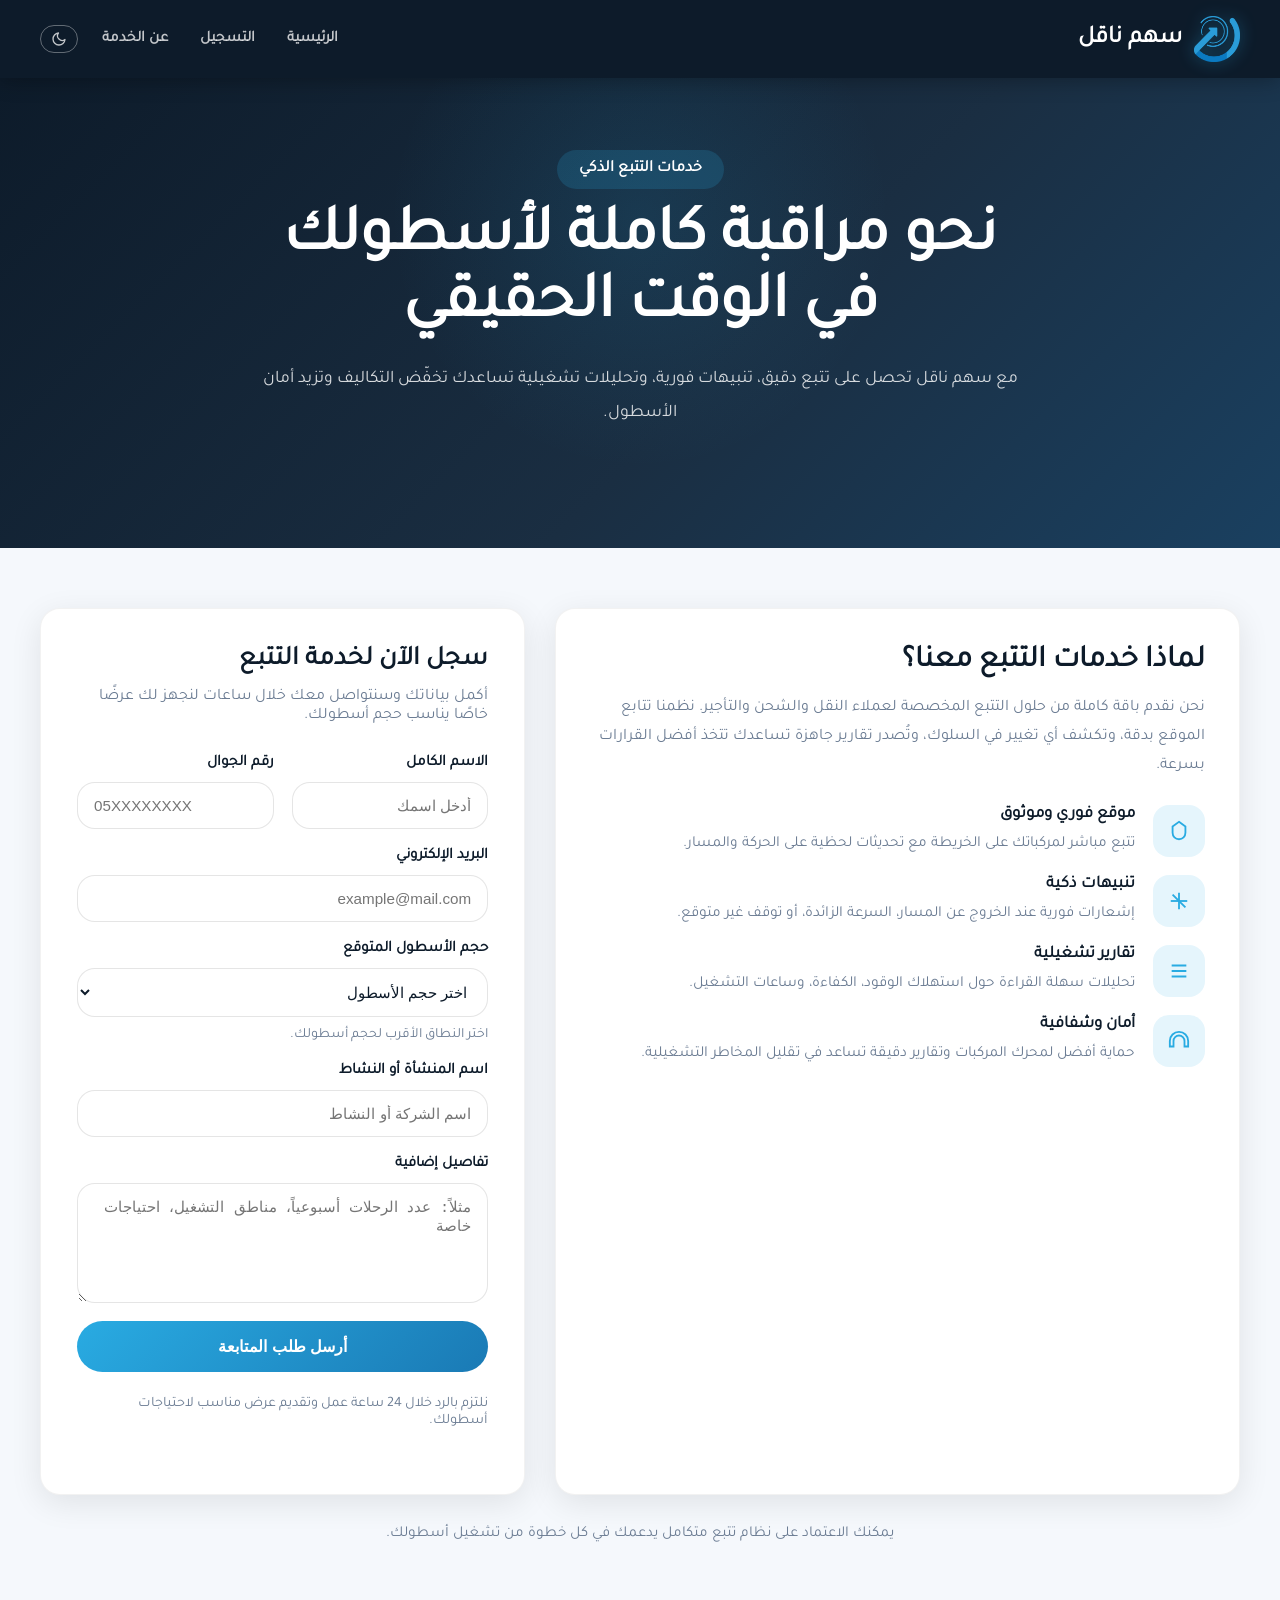
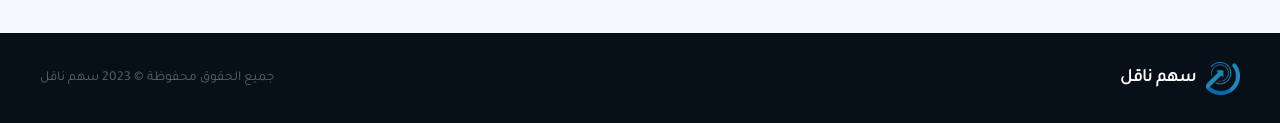
<file: tracking.html>
<!DOCTYPE html>
<html lang="ar" dir="rtl">
<head>
    <meta charset="UTF-8">
    <meta name="viewport" content="width=device-width, initial-scale=1.0">
    <title>خدمات التتبع — سهم ناقل</title>
    <link rel="icon" type="image/png" href="logo.png">
    <link rel="stylesheet" href="style.css">
    <link rel="stylesheet" href="tracking.css">
    <style>
        .hp-field {
            position: absolute;
            left: -9999px;
            opacity: 0;
            height: 0;
            overflow: hidden;
            pointer-events: none;
        }
    </style>
</head>
<body>

    <header>
        <div class="header-inner">
            <div class="header-right">
                <a href="index.html" class="logo-link">
                    <img src="logo.png" alt="سهم ناقل" class="logo">
                </a>
                <a href="index.html" class="company-link">
                    <span class="company-name">سهم ناقل</span>
                </a>
            </div>
            <div class="header-left">
                <nav>
                    <a href="index.html" class="active">الرئيسية</a>
                    <a href="#form-section">التسجيل</a>
                    <a href="#about-section">عن الخدمة</a>
                </nav>
                <button id="dark-toggle" class="lang-btn dark-btn" title="الوضع الليلي">
                    <svg id="dark-icon" viewBox="0 0 24 24" fill="none" stroke="currentColor" stroke-width="2" stroke-linecap="round" stroke-linejoin="round" width="16" height="16"><path d="M21 12.79A9 9 0 1111.21 3 7 7 0 0021 12.79z"/></svg>
                </button>
            </div>
        </div>
    </header>

    <section class="tracking-hero">
        <div class="tracking-hero-content">
            <span class="hero-highlight">خدمات التتبع الذكي</span>
            <h1>نحو مراقبة كاملة لأسطولك في الوقت الحقيقي</h1>
            <p>مع سهم ناقل تحصل على تتبع دقيق، تنبيهات فورية، وتحليلات تشغيلية تساعدك تخفّض التكاليف وتزيد أمان الأسطول.</p>
        </div>
    </section>

    <main class="tracking-main">
        <div class="tracking-container">

            <div class="tracking-content">
                <div class="tracking-card" id="about-section">
                    <h2>لماذا خدمات التتبع معنا؟</h2>
                    <p>نحن نقدم باقة كاملة من حلول التتبع المخصصة لعملاء النقل والشحن والتأجير. نظمنا تتابع الموقع بدقة، وتكشف أي تغيير في السلوك، وتُصدر تقارير جاهزة تساعدك تتخذ أفضل القرارات بسرعة.</p>

                    <div class="tracking-features">
                        <div class="feature-block">
                            <div class="feature-icon">
                                <svg viewBox="0 0 24 24" fill="none" stroke="currentColor" stroke-width="2"><path d="M12 2l7 5v7c0 4-3 7-7 7s-7-3-7-7V7l7-5z"/></svg>
                            </div>
                            <div class="feature-text">
                                <h3>موقع فوري وموثوق</h3>
                                <p>تتبع مباشر لمركباتك على الخريطة مع تحديثات لحظية على الحركة والمسار.</p>
                            </div>
                        </div>

                        <div class="feature-block">
                            <div class="feature-icon">
                                <svg viewBox="0 0 24 24" fill="none" stroke="currentColor" stroke-width="2"><path d="M3 12h18"/><path d="M12 3v18"/><path d="M5 5l14 14"/></svg>
                            </div>
                            <div class="feature-text">
                                <h3>تنبيهات ذكية</h3>
                                <p>إشعارات فورية عند الخروج عن المسار، السرعة الزائدة، أو توقف غير متوقع.</p>
                            </div>
                        </div>

                        <div class="feature-block">
                            <div class="feature-icon">
                                <svg viewBox="0 0 24 24" fill="none" stroke="currentColor" stroke-width="2"><path d="M4 6h16M4 12h16M4 18h16"/></svg>
                            </div>
                            <div class="feature-text">
                                <h3>تقارير تشغيلية</h3>
                                <p>تحليلات سهلة القراءة حول استهلاك الوقود، الكفاءة، وساعات التشغيل.</p>
                            </div>
                        </div>

                        <div class="feature-block">
                            <div class="feature-icon">
                                <svg viewBox="0 0 24 24" fill="none" stroke="currentColor" stroke-width="2"><path d="M12 2a10 10 0 0110 10v6h-4v-6a6 6 0 00-12 0v6H2v-6A10 10 0 0112 2z"/></svg>
                            </div>
                            <div class="feature-text">
                                <h3>أمان وشفافية</h3>
                                <p>حماية أفضل لمحرك المركبات وتقارير دقيقة تساعد في تقليل المخاطر التشغيلية.</p>
                            </div>
                        </div>
                    </div>
                </div>
            </div>

            <aside class="tracking-form-card" id="form-section">
                <h2>سجل الآن لخدمة التتبع</h2>
                <p>أكمل بياناتك وسنتواصل معك خلال ساعات لنجهز لك عرضًا خاصًا يناسب حجم أسطولك.</p>
                <form id="tracking-form" class="tracking-form" method="post" action="send_form.php">
                    <!-- Anti-spam: honeypot (hidden from real users, bots fill it) -->
                    <div class="hp-field" aria-hidden="true">
                        <label for="website">الموقع الإلكتروني</label>
                        <input type="text" id="website" name="hp" tabindex="-1" autocomplete="off">
                    </div>
                    <!-- Anti-spam: JS timestamp + token -->
                    <input type="hidden" name="_ts" id="_form_ts">
                    <input type="hidden" name="_tk" id="_form_tk">

                    <div class="form-row">
                        <div class="form-group">
                            <label for="name">الاسم الكامل</label>
                            <input type="text" id="name" name="name" placeholder="أدخل اسمك" required>
                        </div>
                        <div class="form-group">
                            <label for="phone">رقم الجوال</label>
                            <input type="tel" id="phone" name="phone" placeholder="05XXXXXXXX" required>
                        </div>
                    </div>

                    <div class="form-group">
                        <label for="email">البريد الإلكتروني</label>
                        <input type="email" id="email" name="email" placeholder="example@mail.com" required>
                    </div>

                    <div class="form-group">
                        <label for="fleet">حجم الأسطول المتوقع</label>
                        <select id="fleet" name="fleet" required>
                            <option value="">اختر حجم الأسطول</option>
                            <option value="0-10">0 - 10 مركبات</option>
                            <option value="11-50">11 - 50 مركبة</option>
                            <option value="51-100">51 - 100 مركبة</option>
                            <option value="101-500">101 - 500 مركبة</option>
                            <option value="500+">أكثر من 500 مركبة</option>
                        </select>
                        <span class="select-note">اختر النطاق الأقرب لحجم أسطولك.</span>
                    </div>

                    <div class="form-group">
                        <label for="company">اسم المنشأة أو النشاط</label>
                        <input type="text" id="company" name="company" placeholder="اسم الشركة أو النشاط" required>
                    </div>

                    <div class="form-group">
                        <label for="details">تفاصيل إضافية</label>
                        <textarea id="details" name="details" placeholder="مثلاً: عدد الرحلات أسبوعياً، مناطق التشغيل، احتياجات خاصة"></textarea>
                    </div>

                    <button type="submit" class="submit-btn">أرسل طلب المتابعة</button>
                    <p class="form-note">نلتزم بالرد خلال 24 ساعة عمل وتقديم عرض مناسب لاحتياجات أسطولك.</p>
                    <div id="form-status" style="display:none;margin-top:12px;color:var(--navy);font-weight:700;"></div>
                </form>
            </aside>

        </div>
        <p class="tracking-footer-note">يمكنك الاعتماد على نظام تتبع متكامل يدعمك في كل خطوة من تشغيل أسطولك.</p>
    </main>

    <footer>
        <div class="footer-inner">
            <div class="footer-brand">
                <img src="logo.png" alt="سهم ناقل" class="footer-logo">
                <span>سهم ناقل</span>
            </div>
            <p class="footer-copy">جميع الحقوق محفوظة © 2023 سهم ناقل</p>
        </div>
    </footer>

    <script>
        /* ── Dark Mode ── */
        const darkToggle = document.getElementById('dark-toggle');
        const darkIcon   = document.getElementById('dark-icon');
        const moonSVG = `<path d="M21 12.79A9 9 0 1111.21 3 7 7 0 0021 12.79z"/>`;
        const sunSVG  = `<circle cx="12" cy="12" r="5"/><line x1="12" y1="1" x2="12" y2="3"/><line x1="12" y1="21" x2="12" y2="23"/><line x1="4.22" y1="4.22" x2="5.64" y2="5.64"/><line x1="18.36" y1="18.36" x2="19.78" y2="19.78"/><line x1="1" y1="12" x2="3" y2="12"/><line x1="21" y1="12" x2="23" y2="12"/><line x1="4.22" y1="19.78" x2="5.64" y2="18.36"/><line x1="18.36" y1="5.64" x2="19.78" y2="4.22"/>`;

        function setDarkMode(enabled) {
            document.body.classList.toggle('dark', enabled);
            darkIcon.innerHTML = enabled ? sunSVG : moonSVG;
            localStorage.setItem('darkMode', enabled ? '1' : '0');
        }

        darkToggle.addEventListener('click', () => setDarkMode(!document.body.classList.contains('dark')));

        const saved = localStorage.getItem('darkMode');
        if (saved !== null) {
            setDarkMode(saved === '1');
        } else {
            setDarkMode(window.matchMedia('(prefers-color-scheme: dark)').matches);
        }
        window.matchMedia('(prefers-color-scheme: dark)').addEventListener('change', e => {
            if (localStorage.getItem('darkMode') === null) setDarkMode(e.matches);
        });
    </script>

    <script>
        // Set anti-spam fields on page load
        (function(){
            var ts = Math.floor(Date.now() / 1000);
            document.getElementById('_form_ts').value = ts;
            document.getElementById('_form_tk').value = (ts % 97).toString(16) + Math.random().toString(36).slice(2, 9);
        })();
    </script>

    <script>
        // AJAX submit to send_form.php and show success/error
        (function(){
            const form = document.getElementById('tracking-form');
            if (!form) return;
            const statusEl = document.getElementById('form-status');
            form.addEventListener('submit', function(e){
                e.preventDefault();
                statusEl.style.display = 'none';
                const btn = form.querySelector('button[type=submit]');
                btn.disabled = true;
                btn.textContent = 'جاري الإرسال...';

                const data = new FormData(form);

                fetch(form.action, {
                    method: 'POST',
                    body: data,
                }).then(r => r.json()).then(res => {
                    if (res && res.success) {
                        statusEl.style.display = 'block';
                        statusEl.style.color = 'green';
                        statusEl.textContent = 'تم استلام طلبك بنجاح، سنتواصل معك قريبًا.';
                        form.reset();
                    } else {
                        throw new Error(res && res.error ? res.error : 'حدث خطأ أثناء الإرسال');
                    }
                }).catch(err => {
                    statusEl.style.display = 'block';
                    statusEl.style.color = '#D64545';
                    statusEl.textContent = 'فشل الإرسال: ' + (err.message || err);
                }).finally(()=>{
                    btn.disabled = false;
                    btn.textContent = 'أرسل طلب المتابعة';
                });
            });
        })();
    </script>
</body>
</html>
</file>
<file: style.css>
@font-face {
    font-family: 'Tajawal';
    src: url('fonts/Tajawal-Regular.ttf') format('truetype');
    font-weight: 400;
    font-style: normal;
    font-display: swap;
}

:root {
    --blue: #29ABE2;
    --blue-dark: #1a7ab5;
    --navy: #0d1b2a;
    --navy-mid: #1a2e42;
    --text: #2c3e50;
    --text-light: #6b7c93;
    --bg: #f5f8fc;
    --white: #ffffff;
    --radius: 20px;
    --shadow: 0 8px 32px rgba(0,0,0,0.09);
}

* { margin: 0; padding: 0; box-sizing: border-box; }

/* ===== SPLASH SCREEN ===== */
#splash {
    position: fixed;
    inset: 0;
    background: var(--navy);
    display: flex;
    align-items: center;
    justify-content: center;
    z-index: 9999;
    transition: opacity 0.7s ease, transform 0.7s ease;
}

#splash-logo {
    width: min(55vw, 55vh);
    height: min(55vw, 55vh);
    object-fit: contain;
    animation: splashPulse 1.4s ease forwards;
    filter: drop-shadow(0 0 60px rgba(41,171,226,0.5));
}

@keyframes splashPulse {
    0%   { opacity: 0; transform: scale(0.5) rotate(-180deg); }
    55%  { opacity: 1; transform: scale(1.08) rotate(8deg); }
    75%  { transform: scale(0.97) rotate(-3deg); }
    100% { opacity: 1; transform: scale(1) rotate(0deg); }
}

#splash.splash-hide {
    opacity: 0;
    transform: scale(1.08);
    pointer-events: none;
}

html { scroll-behavior: smooth; }

body {
    font-family: 'Tajawal', sans-serif;
    background: var(--bg);
    color: var(--text);
    direction: rtl;
}

/* ===== HEADER ===== */
header {
    background: var(--navy);
    padding: 16px 40px;
    position: sticky;
    top: 0;
    z-index: 100;
    box-shadow: 0 2px 20px rgba(0,0,0,0.3);
}

.header-inner {
    max-width: 1200px;
    margin: 0 auto;
    display: flex;
    align-items: center;
    justify-content: space-between;
}

.header-left {
    display: flex;
    align-items: center;
    gap: 24px;
}

.header-right {
    display: flex;
    align-items: center;
    gap: 12px;
}

.logo-link {
    display: inline-flex;
    align-items: center;
    text-decoration: none;
}

.company-link {
    text-decoration: none;
}

.logo {
    width: 46px;
    height: 46px;
    object-fit: contain;
    filter: drop-shadow(0 0 8px rgba(41,171,226,0.4));
}

.company-name {
    font-size: 1.5rem;
    font-weight: 900;
    color: var(--white);
}

nav { display: flex; gap: 32px; }

.lang-btn {
    background: transparent;
    border: 1.5px solid rgba(255,255,255,0.35);
    color: rgba(255,255,255,0.75);
    padding: 5px 16px;
    border-radius: 20px;
    font-family: 'Cairo', sans-serif;
    font-size: 0.85rem;
    font-weight: 700;
    cursor: pointer;
    transition: background 0.2s, border-color 0.2s, color 0.2s;
    letter-spacing: 0.5px;
}

.lang-btn:hover {
    background: var(--blue);
    border-color: var(--blue);
    color: var(--white);
}

nav a {
    color: rgba(255,255,255,0.75);
    text-decoration: none;
    font-size: 0.95rem;
    font-weight: 600;
    transition: color 0.2s;
}

nav a:hover { color: var(--blue); }

/* ===== HERO ===== */
.hero {
    background: linear-gradient(135deg, var(--navy) 0%, var(--navy-mid) 60%, #1a4060 100%);
    min-height: 480px;
    display: flex;
    align-items: center;
    justify-content: center;
    text-align: center;
    position: relative;
    overflow: hidden;
    padding: 80px 24px;
}

.hero::before {
    content: '';
    position: absolute;
    width: 600px;
    height: 600px;
    background: radial-gradient(circle, rgba(41,171,226,0.12) 0%, transparent 70%);
    top: -150px;
    left: 50%;
    transform: translateX(-50%);
    pointer-events: none;
}

.hero::after {
    content: '';
    position: absolute;
    inset: 0;
    background: url("data:image/svg+xml,%3Csvg width='60' height='60' viewBox='0 0 60 60' xmlns='http://www.w3.org/2000/svg'%3E%3Cg fill='none' fill-rule='evenodd'%3E%3Cg fill='%2329ABE2' fill-opacity='0.03'%3E%3Cpath d='M36 34v-4h-2v4h-4v2h4v4h2v-4h4v-2h-4zm0-30V0h-2v4h-4v2h4v4h2V6h4V4h-4zM6 34v-4H4v4H0v2h4v4h2v-4h4v-2H6zM6 4V0H4v4H0v2h4v4h2V6h4V4H6z'/%3E%3C/g%3E%3C/g%3E%3C/svg%3E");
    pointer-events: none;
}

.hero-content {
    position: relative;
    z-index: 2;
    max-width: 700px;
}

/* ===== HERO ROTATING TEXT ===== */
#hero-rotating {
    display: inline-block;
    color: var(--blue);
    transition: opacity 0.4s ease, transform 0.4s ease;
}

#hero-rotating.hero-fade-out {
    opacity: 0;
    transform: translateY(12px);
}

.hero-tag {
    display: inline-block;
    background: rgba(41,171,226,0.15);
    color: var(--blue);
    border: 1px solid rgba(41,171,226,0.3);
    padding: 6px 20px;
    border-radius: 50px;
    font-size: 0.88rem;
    font-weight: 600;
    margin-bottom: 24px;
    letter-spacing: 0.5px;
}

.hero-content h1 {
    font-size: clamp(2.2rem, 5vw, 3.5rem);
    font-weight: 900;
    color: var(--white);
    line-height: 1.25;
    margin-bottom: 18px;
}

.hero-sub {
    color: rgba(255,255,255,0.65);
    font-size: 1.1rem;
    margin-bottom: 36px;
    line-height: 1.7;
}

.hero-btn {
    display: inline-block;
    background: linear-gradient(135deg, var(--blue), var(--blue-dark));
    color: var(--white);
    text-decoration: none;
    padding: 15px 40px;
    border-radius: 50px;
    font-size: 1rem;
    font-weight: 700;
    box-shadow: 0 8px 24px rgba(41,171,226,0.4);
    transition: transform 0.2s, box-shadow 0.2s;
}

.hero-btn:hover {
    transform: translateY(-2px);
    box-shadow: 0 12px 32px rgba(41,171,226,0.5);
}

/* ===== SERVICES SECTION ===== */
#services {
    max-width: 1150px;
    margin: 70px auto;
    padding: 0 24px;
}

.section-header {
    text-align: center;
    margin-bottom: 32px;
}

.section-header h2 {
    font-size: 1.9rem;
    font-weight: 900;
    color: var(--navy);
    margin-bottom: 6px;
}

.section-header p {
    color: var(--text-light);
    font-size: 0.94rem;
}

/* ===== CARDS GRID ===== */
.cards-grid {
    display: grid;
    grid-template-columns: repeat(auto-fit, minmax(220px, 1fr));
    gap: 16px;
    align-items: stretch;
}

/* ===== CARD ===== */
.card {
    position: relative;
    background: var(--white);
    border-radius: var(--radius);
    min-height: 220px;
    display: flex;
    align-items: center;
    justify-content: center;
    box-shadow: var(--shadow);
    overflow: hidden;
    cursor: pointer;
    transition: transform 0.3s ease, box-shadow 0.3s ease;
    border: 1px solid rgba(0,0,0,0.05);
}

.card:hover {
    transform: translateY(-4px);
    box-shadow: 0 16px 40px rgba(41,171,226,0.16);
}

.card-accent {
    position: absolute;
    top: 0;
    right: 0;
    width: 4px;
    height: 100%;
    background: linear-gradient(180deg, var(--blue), var(--blue-dark));
    border-radius: 0 var(--radius) var(--radius) 0;
    transition: width 0.3s ease;
}

.card:hover .card-accent { width: 100%; border-radius: 0; }

.card-content {
    text-align: center;
    padding: 22px 24px;
    position: relative;
    z-index: 1;
    transition: opacity 0.3s ease, transform 0.3s ease;
}

.card-num {
    font-size: 3.2rem;
    font-weight: 900;
    color: var(--blue);
    opacity: 0.12;
    line-height: 1;
    margin-bottom: 10px;
}

.card-content h3 {
    font-size: 1.45rem;
    font-weight: 700;
    color: var(--navy);
    margin-bottom: 8px;
}

.card-desc {
    color: var(--text-light);
    font-size: 0.92rem;
    line-height: 1.6;
}

/* ===== CARD ICON ===== */
.card-icon {
    width: 62px;
    height: 62px;
    background: rgba(41,171,226,0.1);
    border-radius: 18px;
    display: flex;
    align-items: center;
    justify-content: center;
    margin: 0 auto 14px;
    transition: background 0.3s ease;
}

.card-icon svg {
    width: 32px;
    height: 32px;
    color: var(--blue);
    transition: color 0.3s ease;
}

.card:hover .card-icon { background: rgba(255,255,255,0.15); }
.card:hover .card-icon svg { color: var(--white); }

/* ===== OVERLAY ===== */
.card-overlay {
    position: absolute;
    inset: 0;
    display: flex;
    flex-direction: column;
    align-items: center;
    justify-content: center;
    gap: 14px;
    opacity: 0;
    transition: opacity 0.35s ease;
    z-index: 2;
    padding: 28px;
}

.card:hover .card-overlay { opacity: 1; }
.card:hover .card-content { opacity: 0; transform: scale(0.95); }
.card.card-no-overlay:hover .card-content { opacity: 1; transform: scale(1); }

.overlay-title {
    color: rgba(255,255,255,0.9);
    font-size: 1rem;
    font-weight: 700;
    margin-bottom: 4px;
}

.option-btn {
    display: flex;
    align-items: center;
    justify-content: center;
    gap: 10px;
    width: 75%;
    padding: 13px 24px;
    border-radius: 50px;
    font-family: 'Cairo', sans-serif;
    font-size: 1rem;
    font-weight: 700;
    text-decoration: none;
    transition: transform 0.2s ease, background 0.2s ease, color 0.2s ease, box-shadow 0.2s ease;
    background: var(--white);
    color: var(--blue-dark);
}

.option-btn svg {
    width: 18px;
    height: 18px;
    flex-shrink: 0;
}

.option-btn.outline {
    background: transparent;
    color: var(--white);
    border: 2px solid rgba(255,255,255,0.6);
}

/* Maintenance overlay */
.maintenance-icon {
    width: 64px;
    height: 64px;
    background: rgba(255,255,255,0.15);
    border-radius: 50%;
    display: flex;
    align-items: center;
    justify-content: center;
    margin-bottom: 4px;
}

.maintenance-icon svg {
    width: 30px;
    height: 30px;
    color: var(--white);
}

.overlay-sub {
    color: rgba(255,255,255,0.6);
    font-size: 0.82rem;
    margin-top: -6px;
}

/* Login overlay */
.login-overlay { gap: 10px; }

.login-input {
    width: 80%;
    padding: 10px 18px;
    border-radius: 50px;
    border: 1.5px solid rgba(255,255,255,0.35);
    background: rgba(255,255,255,0.12);
    color: var(--white);
    font-family: 'Cairo', sans-serif;
    font-size: 0.88rem;
    text-align: center;
    outline: none;
    transition: border-color 0.2s, background 0.2s;
    pointer-events: auto;
}

.login-input::placeholder { color: rgba(255,255,255,0.5); }

.login-input:focus {
    border-color: rgba(255,255,255,0.75);
    background: rgba(255,255,255,0.2);
}

.login-btn { width: 80%; margin-top: 2px; }

.option-btn:hover {
    transform: scale(1.05);
    background: var(--white);
    color: var(--navy);
    box-shadow: 0 6px 24px rgba(255,255,255,0.55);
}

.option-btn.outline:hover {
    transform: scale(1.05);
    background: var(--blue);
    border-color: var(--blue);
    color: var(--white);
    box-shadow: 0 6px 20px rgba(41,171,226,0.45);
}

/* ===== CONTACT SECTION ===== */
.contact-section {
    background: var(--navy);
    padding: 80px 24px;
    margin-top: 20px;
}

.contact-inner {
    max-width: 1100px;
    margin: 0 auto;
}

.contact-text {
    text-align: center;
    margin-bottom: 50px;
}

.contact-text h2 {
    font-size: 2rem;
    font-weight: 900;
    color: var(--white);
    margin-bottom: 10px;
}

.contact-text p {
    color: rgba(255,255,255,0.55);
    font-size: 1rem;
}

.contact-cards {
    display: grid;
    grid-template-columns: repeat(4, 1fr);
    gap: 20px;
}

.contact-card {
    background: rgba(255,255,255,0.06);
    border: 1px solid rgba(255,255,255,0.1);
    border-radius: 16px;
    padding: 28px 20px;
    display: flex;
    align-items: center;
    gap: 16px;
    text-decoration: none;
    transition: background 0.25s ease, transform 0.25s ease, border-color 0.25s ease;
}

.contact-card:hover {
    background: rgba(41,171,226,0.12);
    border-color: rgba(41,171,226,0.4);
    transform: translateY(-3px);
}

.contact-card.whatsapp:hover {
    background: rgba(37,211,102,0.1);
    border-color: rgba(37,211,102,0.35);
}

.contact-icon {
    width: 48px;
    height: 48px;
    background: rgba(41,171,226,0.15);
    border-radius: 12px;
    display: flex;
    align-items: center;
    justify-content: center;
    flex-shrink: 0;
}

.contact-icon svg {
    width: 22px;
    height: 22px;
    color: var(--blue);
}

.contact-card.whatsapp .contact-icon {
    background: rgba(37,211,102,0.12);
}

.contact-card.whatsapp .contact-icon svg { color: #25D366; }

.contact-label {
    font-size: 0.78rem;
    color: rgba(255,255,255,0.45);
    font-weight: 600;
    margin-bottom: 4px;
}

.contact-value {
    font-size: 0.92rem;
    color: var(--white);
    font-weight: 700;
}

/* ===== FOOTER ===== */
footer {
    background: #070f18;
    padding: 28px 40px;
}

.footer-inner {
    max-width: 1200px;
    margin: 0 auto;
    display: flex;
    align-items: center;
    justify-content: space-between;
    gap: 20px;
    flex-wrap: wrap;
}

.footer-brand {
    display: flex;
    align-items: center;
    gap: 10px;
    color: var(--white);
    font-size: 1.1rem;
    font-weight: 700;
}

.footer-logo {
    width: 34px;
    height: 34px;
    object-fit: contain;
    opacity: 0.85;
}

.footer-copy {
    color: rgba(255,255,255,0.35);
    font-size: 0.85rem;
}

.social-links { display: flex; gap: 10px; }

.social-btn {
    width: 38px;
    height: 38px;
    border-radius: 10px;
    background: rgba(255,255,255,0.07);
    display: flex;
    align-items: center;
    justify-content: center;
    color: rgba(255,255,255,0.5);
    transition: background 0.2s, color 0.2s;
    text-decoration: none;
}

.social-btn svg { width: 16px; height: 16px; }

.social-btn:hover {
    background: var(--blue);
    color: var(--white);
}

/* ===== BACK TO TOP ===== */
#back-to-top {
    position: fixed;
    bottom: 32px;
    left: 32px;
    width: 48px;
    height: 48px;
    border-radius: 50%;
    background: linear-gradient(135deg, var(--blue), var(--blue-dark));
    color: var(--white);
    border: none;
    cursor: pointer;
    display: flex;
    align-items: center;
    justify-content: center;
    box-shadow: 0 6px 20px rgba(41,171,226,0.4);
    opacity: 0;
    transform: translateY(16px);
    transition: opacity 0.3s ease, transform 0.3s ease;
    z-index: 500;
    pointer-events: none;
}

#back-to-top svg { width: 20px; height: 20px; }

#back-to-top.visible {
    opacity: 1;
    transform: translateY(0);
    pointer-events: auto;
}

#back-to-top:hover {
    transform: translateY(-3px);
    box-shadow: 0 10px 28px rgba(41,171,226,0.55);
}

/* ===== RENTAL CLICK SPLASH ===== */
.rental-splash {
    position: fixed;
    inset: 0;
    background: rgba(13, 27, 42, 0.97);
    display: flex;
    align-items: center;
    justify-content: center;
    z-index: 9998;
    pointer-events: none;
    opacity: 0;
    transition: opacity 0.25s ease;
}
.rental-splash.hidden {
    display: none;
}
.rental-splash.visible {
    display: flex;
    opacity: 1;
    pointer-events: auto;
}
.rental-splash-content {
    text-align: center;
    color: #ffffff;
}
.rental-splash-tag {
    display: inline-block;
    padding: 14px 28px;
    background: rgba(255,255,255,0.1);
    border: 1px solid rgba(255,255,255,0.18);
    border-radius: 999px;
    font-size: 1.2rem;
    font-weight: 800;
    letter-spacing: 0.2em;
    margin-bottom: 28px;
}
.rental-car-track {
    position: relative;
    width: min(90vw, 700px);
    height: 120px;
    overflow: hidden;
    margin: 0 auto;
}
.rental-car {
    position: absolute;
    right: -180px;
    top: 50%;
    transform: translateY(-50%);
    width: 180px;
    color: #29ABE2;
    animation: none;
}
.rental-splash.visible .rental-car {
    animation: rental-car-drive 1.2s ease-in-out forwards;
}
.rental-car img,
.rental-car svg {
    width: 100%;
    height: auto;
}
@keyframes rental-car-drive {
    0% {
        right: -220px;
        transform: translateY(-50%) scale(0.95);
    }
    30% {
        transform: translateY(-50%) scale(1.05);
    }
    100% {
        right: 110%;
        transform: translateY(-50%) scale(1);
    }
}

/* ===== RESPONSIVE ===== */
@media (max-width: 900px) {
    .contact-cards { grid-template-columns: repeat(2, 1fr); }
}

.creative-section {
    padding: 80px 24px;
    background: linear-gradient(180deg, rgba(9,19,35,0.04) 0%, rgba(245,248,252,1) 100%);
}

.creative-container {
    max-width: 1160px;
    margin: 0 auto;
    display: grid;
    grid-template-columns: 1.05fr 0.95fr;
    gap: 32px;
    align-items: center;
}

.creative-copy .section-tag {
    display: inline-flex;
    padding: 10px 18px;
    border-radius: 999px;
    background: rgba(41,171,226,0.12);
    color: var(--blue);
    font-weight: 700;
    letter-spacing: 0.1em;
    text-transform: uppercase;
    margin-bottom: 18px;
}

.creative-copy h2 {
    font-size: clamp(2rem, 3.5vw, 3.4rem);
    line-height: 1.05;
    margin-bottom: 20px;
    color: var(--navy);
}

.creative-copy p {
    max-width: 620px;
    color: var(--text-light);
    font-size: 1rem;
    line-height: 1.85;
    margin-bottom: 30px;
}

.creative-steps {
    display: grid;
    gap: 18px;
    margin-bottom: 30px;
}

.creative-step {
    display: grid;
    grid-template-columns: 56px 1fr;
    gap: 18px;
    align-items: flex-start;
    background: #fff;
    border-radius: 24px;
    padding: 20px;
    border: 1px solid rgba(41,171,226,0.14);
    box-shadow: 0 16px 50px rgba(10,23,38,0.05);
}

.creative-step strong {
    width: 56px;
    height: 56px;
    border-radius: 18px;
    display: inline-grid;
    place-items: center;
    background: rgba(41,171,226,0.12);
    color: var(--blue);
    font-size: 1.05rem;
}

.creative-step h3 {
    font-size: 1.05rem;
    margin-bottom: 8px;
    color: var(--navy);
}

.creative-step p {
    margin: 0;
    color: var(--text-light);
    line-height: 1.7;
}

.creative-road {
    display: flex;
    justify-content: center;
    align-items: center;
}

.road-frame {
    position: relative;
    width: 100%;
    min-height: 420px;
    border-radius: 40px;
    background: radial-gradient(circle at top, rgba(41,171,226,0.12), transparent 48%),
                linear-gradient(180deg, #ffffff 0%, #f8fbff 40%, #eff7ff 100%);
    border: 1px solid rgba(41,171,226,0.12);
    overflow: hidden;
    box-shadow: 0 30px 80px rgba(10,23,38,0.08);
}

.road-track {
    position: absolute;
    inset: 38px;
    border-radius: 34px;
    background: linear-gradient(180deg, rgba(13,27,42,0.88), rgba(10,18,31,0.98));
    box-shadow: inset 0 0 0 1px rgba(255,255,255,0.05);
}

.road-track::before {
    content: '';
    position: absolute;
    inset: 24px;
    border-radius: 24px;
    background: radial-gradient(circle at 30% 30%, rgba(255,255,255,0.08), transparent 22%),
                linear-gradient(180deg, rgba(255,255,255,0.06) 0%, transparent 100%);
}

.road-dash {
    position: absolute;
    top: 50%;
    left: 8%;
    width: 84%;
    height: 8px;
    transform: translateY(-50%);
    background: repeating-linear-gradient(90deg, rgba(255,255,255,0.3), rgba(255,255,255,0.3) 24px, transparent 24px, transparent 44px);
    border-radius: 10px;
}

.car-pulse {
    position: absolute;
    width: 92px;
    height: 92px;
    border-radius: 50%;
    background: rgba(41,171,226,0.12);
    display: grid;
    place-items: center;
    animation: car-drive 8s ease-in-out infinite;
}

.car-icon {
    width: 62px;
    height: 62px;
    border-radius: 22px;
    background: rgba(255,255,255,0.92);
    display: grid;
    place-items: center;
    box-shadow: 0 12px 30px rgba(20,61,112,0.14);
}

.car-icon svg {
    width: 28px;
    height: 28px;
    color: var(--blue);
}

@keyframes car-drive {
    0%, 100% { left: 8%; top: 45%; }
    25% { left: 80%; top: 45%; }
    40% { left: 80%; top: 20%; }
    60% { left: 12%; top: 20%; }
    75% { left: 12%; top: 70%; }
}

@media (max-width: 980px) {
    .creative-container {
        grid-template-columns: 1fr;
    }
}

/* ===== DARK MODE ===== */
.dark-btn {
    padding: 5px 10px;
    display: inline-flex;
    align-items: center;
    justify-content: center;
}

body.dark {
    --bg: #0b1520;
    --text: #dde8f2;
    --text-light: #7d98b3;
    background: var(--bg);
    color: var(--text);
}

body.dark .section-header h2,
body.dark .card-content h3,
body.dark .creative-copy h2,
body.dark .creative-step h3 {
    color: #e8f0f7;
}

body.dark .card {
    background: #111e2e;
    border-color: rgba(255,255,255,0.07);
}

body.dark .creative-section {
    background: linear-gradient(180deg, #080f1a 0%, #0b1520 100%);
}

body.dark .creative-step {
    background: #111e2e;
    border-color: rgba(41,171,226,0.18);
}

body.dark .road-frame {
    background: radial-gradient(circle at top, rgba(41,171,226,0.12), transparent 48%),
                linear-gradient(180deg, #152030 0%, #0f1a28 100%);
    border-color: rgba(41,171,226,0.15);
}

body.dark .car-icon {
    background: rgba(255,255,255,0.08);
}

body.dark .option-btn {
    background: #1a2e42;
    color: var(--blue);
}

body.dark .option-btn:hover {
    background: var(--white);
    color: var(--navy);
}

/* ===== END DARK MODE ===== */

@media (max-width: 640px) {
    header { padding: 14px 18px; }
    nav { display: none; }
    .hero {
        padding: 48px 18px;
        min-height: 360px;
    }
    .hero-tag { margin-bottom: 18px; }
    .hero-sub { margin-bottom: 26px; font-size: 1rem; }
    .hero-btn { padding: 12px 28px; font-size: 0.95rem; }
    #services { margin: 50px auto; padding: 0 18px; }
    .section-header { margin-bottom: 24px; }
    .section-header h2 { font-size: 1.75rem; }
    .cards-grid { grid-template-columns: 1fr; gap: 14px; }
    .card { min-height: 200px; }
    .card-content { padding: 18px 20px; }
    .card-content h3 { font-size: 1.3rem; }
    .card-icon { width: 56px; height: 56px; margin-bottom: 12px; }
    .card-icon svg { width: 28px; height: 28px; }
    .contact-section { padding: 50px 18px; }
    .contact-text { margin-bottom: 30px; }
    .contact-text h2 { font-size: 1.7rem; }
    .contact-cards { grid-template-columns: 1fr; gap: 14px; }
    .contact-card { padding: 18px 16px; gap: 12px; }
    .contact-icon { width: 44px; height: 44px; }
    .creative-section { padding: 50px 18px; }
    .creative-copy h2 { font-size: 2rem; }
    .creative-copy p { margin-bottom: 24px; }
    .creative-steps { gap: 14px; }
    .creative-step { grid-template-columns: 1fr; padding: 16px; }
    .creative-step strong { width: 48px; height: 48px; font-size: 0.95rem; }
    .creative-road { order: -1; }
    .road-frame { min-height: 300px; }
    .footer-inner { flex-direction: column; text-align: center; gap: 14px; }
}
</file>
<file: rental.css>
/* ===== RENTAL PAGE ===== */

.rental-hero {
    background: linear-gradient(135deg, var(--navy) 0%, var(--navy-mid) 60%, #1a4060 100%);
    padding: 60px 24px 70px;
    text-align: center;
    position: relative;
    overflow: hidden;
}

.rental-hero::before {
    content: '';
    position: absolute;
    width: 500px;
    height: 500px;
    background: radial-gradient(circle, rgba(41,171,226,0.1) 0%, transparent 70%);
    top: -100px;
    left: 50%;
    transform: translateX(-50%);
    pointer-events: none;
}

.rental-hero-content {
    position: relative;
    z-index: 2;
    max-width: 700px;
    margin: 0 auto;
}

.back-link {
    display: inline-flex;
    align-items: center;
    gap: 6px;
    color: rgba(255,255,255,0.6);
    text-decoration: none;
    font-size: 0.9rem;
    font-weight: 600;
    margin-bottom: 24px;
    transition: color 0.2s;
}

.back-link svg { width: 18px; height: 18px; }
.back-link:hover { color: var(--blue); }

.rental-hero h1 {
    font-size: clamp(2rem, 5vw, 3rem);
    font-weight: 900;
    color: var(--white);
    margin: 12px 0 16px;
}

/* ===== ABOUT ===== */
.rental-about {
    padding: 60px 24px;
    background: var(--bg);
}

.rental-container {
    max-width: 1100px;
    margin: 0 auto;
}

.about-card {
    background: var(--white);
    border-radius: var(--radius);
    padding: 48px;
    box-shadow: var(--shadow);
    display: flex;
    gap: 40px;
    align-items: flex-start;
    border: 1px solid rgba(0,0,0,0.05);
}

.about-icon {
    width: 140px;
    height: 120px;
    background: rgba(41,171,226,0.1);
    border-radius: 24px;
    display: flex;
    align-items: center;
    justify-content: center;
    flex-shrink: 0;
    padding: 12px;
}

.about-car-img {
    width: 100%;
    height: auto;
    object-fit: contain;
}

.about-text h2 {
    font-size: 1.7rem;
    font-weight: 900;
    color: var(--navy);
    margin-bottom: 14px;
}

.about-text p {
    color: var(--text-light);
    font-size: 1rem;
    line-height: 1.85;
    margin-bottom: 24px;
}

.about-features {
    display: grid;
    grid-template-columns: 1fr 1fr;
    gap: 12px;
}

.feature-item {
    display: flex;
    align-items: center;
    gap: 10px;
    font-size: 0.92rem;
    font-weight: 600;
    color: var(--text);
}

.feature-item svg {
    width: 18px;
    height: 18px;
    color: var(--blue);
    flex-shrink: 0;
}

/* ===== BRANCHES ===== */
.rental-branches {
    padding: 60px 24px 80px;
    background: var(--bg);
}

.branches-grid {
    display: grid;
    grid-template-columns: repeat(2, 1fr);
    gap: 24px;
    margin-top: 40px;
}

.branch-card {
    background: var(--white);
    border-radius: var(--radius);
    padding: 32px;
    box-shadow: var(--shadow);
    border: 1px solid rgba(0,0,0,0.05);
    transition: transform 0.25s ease, box-shadow 0.25s ease;
    position: relative;
    overflow: hidden;
}

.branch-card::before {
    content: '';
    position: absolute;
    top: 0;
    right: 0;
    width: 5px;
    height: 100%;
    background: linear-gradient(180deg, var(--blue), var(--blue-dark));
    border-radius: 0 var(--radius) var(--radius) 0;
}

.branch-card:hover {
    transform: translateY(-5px);
    box-shadow: 0 20px 50px rgba(41,171,226,0.15);
}

.branch-num {
    font-size: 2.5rem;
    font-weight: 900;
    color: var(--blue);
    opacity: 0.12;
    line-height: 1;
    margin-bottom: 8px;
}

.branch-name {
    font-size: 1.3rem;
    font-weight: 700;
    color: var(--navy);
    margin-bottom: 18px;
}

.branch-info {
    display: flex;
    flex-direction: column;
    gap: 10px;
    margin-bottom: 24px;
}

.branch-detail {
    display: flex;
    align-items: center;
    gap: 10px;
    font-size: 0.95rem;
    color: var(--text);
    font-weight: 600;
}

.branch-detail svg {
    width: 17px;
    height: 17px;
    color: var(--blue);
    flex-shrink: 0;
}

.branch-btns {
    display: flex;
    gap: 10px;
}

.branch-map-btn {
    display: inline-flex;
    align-items: center;
    gap: 8px;
    background: linear-gradient(135deg, var(--blue), var(--blue-dark));
    color: var(--white);
    text-decoration: none;
    padding: 10px 22px;
    border-radius: 50px;
    font-size: 0.88rem;
    font-weight: 700;
    transition: transform 0.2s, box-shadow 0.2s;
    box-shadow: 0 4px 14px rgba(41,171,226,0.35);
}

.branch-map-btn svg { width: 15px; height: 15px; }
.branch-map-btn:hover { transform: translateY(-2px); box-shadow: 0 8px 20px rgba(41,171,226,0.45); }

.branch-wa-btn {
    display: inline-flex;
    align-items: center;
    gap: 8px;
    background: #25D366;
    color: var(--white);
    text-decoration: none;
    padding: 10px 22px;
    border-radius: 50px;
    font-size: 0.88rem;
    font-weight: 700;
    transition: transform 0.2s, box-shadow 0.2s;
    box-shadow: 0 4px 14px rgba(37,211,102,0.35);
}

.branch-wa-btn svg { width: 15px; height: 15px; }
.branch-wa-btn:hover { transform: translateY(-2px); box-shadow: 0 8px 20px rgba(37,211,102,0.45); }

/* ===== DARK MODE ===== */
body.dark .about-card,
body.dark .branch-card {
    background: #111e2e;
    border-color: rgba(255,255,255,0.07);
}

body.dark .about-text h2,
body.dark .branch-name {
    color: #e8f0f7;
}

body.dark .feature-item,
body.dark .branch-detail {
    color: var(--text);
}

/* ===== RESPONSIVE ===== */
@media (max-width: 768px) {
    .about-card { flex-direction: column; padding: 28px; gap: 24px; }
    .about-features { grid-template-columns: 1fr; }
    .branches-grid { grid-template-columns: 1fr; }
}
</file>
<file: tracking.css>
/* ===== TRACKING SERVICE PAGE ===== */

.tracking-hero {
    background: linear-gradient(135deg, var(--navy) 0%, var(--navy-mid) 58%, #1a4060 100%);
    padding: 72px 24px 80px;
    position: relative;
    overflow: hidden;
    text-align: center;
}

.tracking-hero::before {
    content: '';
    position: absolute;
    width: 520px;
    height: 520px;
    background: radial-gradient(circle, rgba(41,171,226,0.12) 0%, transparent 68%);
    top: -120px;
    left: 50%;
    transform: translateX(-50%);
    pointer-events: none;
}

.tracking-hero-content {
    position: relative;
    z-index: 2;
    max-width: 760px;
    margin: 0 auto;
}

.tracking-hero h1 {
    font-size: clamp(2.5rem, 5vw, 4.2rem);
    font-weight: 900;
    color: var(--white);
    line-height: 1.05;
    margin-bottom: 22px;
}

.tracking-hero p {
    color: rgba(255,255,255,0.82);
    font-size: 1.1rem;
    line-height: 1.9;
    max-width: 780px;
    margin: 0 auto 38px;
}

.tracking-hero .hero-highlight {
    display: inline-block;
    background: rgba(41,171,226,0.18);
    padding: 10px 22px;
    border-radius: 999px;
    color: var(--white);
    font-weight: 700;
    margin-bottom: 18px;
}

.tracking-main {
    padding: 60px 24px 90px;
    background: var(--bg);
}

.tracking-container {
    max-width: 1200px;
    margin: 0 auto;
    display: grid;
    grid-template-columns: 1.2fr 0.85fr;
    gap: 30px;
}

.tracking-content {
    display: grid;
    gap: 28px;
}

.tracking-card {
    background: var(--white);
    border-radius: var(--radius);
    padding: 34px;
    box-shadow: var(--shadow);
    border: 1px solid rgba(0,0,0,0.05);
}

.tracking-card h2 {
    font-size: 1.9rem;
    color: var(--navy);
    margin-bottom: 14px;
}

.tracking-card p {
    color: var(--text-light);
    line-height: 1.8;
    font-size: 1rem;
}

.tracking-features {
    display: grid;
    gap: 18px;
    margin-top: 24px;
}

.feature-block {
    display: flex;
    gap: 18px;
    align-items: flex-start;
}

.feature-icon {
    width: 52px;
    height: 52px;
    background: rgba(41,171,226,0.12);
    border-radius: 16px;
    display: grid;
    place-items: center;
    color: var(--blue);
}

.feature-icon svg {
    width: 22px;
    height: 22px;
}

.feature-text h3 {
    font-size: 1.05rem;
    font-weight: 800;
    color: var(--navy);
    margin-bottom: 6px;
}

.feature-text p {
    color: var(--text-light);
    line-height: 1.7;
    font-size: 0.96rem;
}

.tracking-form-card {
    background: var(--white);
    border-radius: var(--radius);
    padding: 36px;
    box-shadow: var(--shadow);
    border: 1px solid rgba(0,0,0,0.05);
}

.tracking-form-card h2 {
    font-size: 1.65rem;
    color: var(--navy);
    margin-bottom: 12px;
}

.tracking-form-card p {
    color: var(--text-light);
    margin-bottom: 28px;
}

.tracking-form {
    display: grid;
    gap: 18px;
}

.form-row {
    display: grid;
    grid-template-columns: repeat(2, minmax(0, 1fr));
    gap: 18px;
}

.form-group {
    display: grid;
    gap: 10px;
}

.form-group label {
    font-size: 0.95rem;
    color: var(--navy);
    font-weight: 700;
}

.form-group input,
.form-group textarea,
.form-group select {
    width: 100%;
    padding: 14px 16px;
    border-radius: 18px;
    border: 1px solid rgba(0,0,0,0.1);
    background: #fff;
    color: var(--navy);
    font-size: 0.95rem;
    outline: none;
    transition: border-color 0.2s, box-shadow 0.2s;
}

.form-group input:focus,
.form-group textarea:focus,
.form-group select:focus {
    border-color: rgba(41,171,226,0.55);
    box-shadow: 0 0 0 4px rgba(41,171,226,0.12);
}

textarea {
    min-height: 120px;
    resize: vertical;
}

.select-note {
    color: var(--text-light);
    font-size: 0.88rem;
}

.submit-btn {
    display: inline-flex;
    align-items: center;
    justify-content: center;
    gap: 10px;
    width: 100%;
    background: linear-gradient(135deg, var(--blue), var(--blue-dark));
    color: var(--white);
    padding: 16px 0;
    border-radius: 999px;
    font-size: 1rem;
    font-weight: 800;
    border: none;
    cursor: pointer;
    transition: transform 0.2s, box-shadow 0.2s;
}

.submit-btn:hover {
    transform: translateY(-2px);
    box-shadow: 0 16px 30px rgba(41,171,226,0.25);
}

.form-note {
    color: var(--text-light);
    font-size: 0.9rem;
    margin-top: 6px;
}

.tracking-footer-note {
    text-align: center;
    margin-top: 30px;
    color: var(--text-light);
    font-size: 0.95rem;
}

/* ===== DARK MODE ===== */
body.dark .tracking-card,
body.dark .tracking-form-card {
    background: #111e2e;
    border-color: rgba(255,255,255,0.07);
}

body.dark .tracking-card h2,
body.dark .tracking-form-card h2,
body.dark .feature-text h3 {
    color: #e8f0f7;
}

body.dark .form-group label {
    color: #e8f0f7;
}

body.dark .form-group input,
body.dark .form-group textarea,
body.dark .form-group select {
    background: #0d1828;
    border-color: rgba(255,255,255,0.12);
    color: #e8f0f7;
}

body.dark .form-group input::placeholder,
body.dark .form-group textarea::placeholder {
    color: rgba(255,255,255,0.35);
}

body.dark .form-group select option {
    background: #111e2e;
    color: #e8f0f7;
}

@media (max-width: 980px) {
    .tracking-container {
        grid-template-columns: 1fr;
    }

    .form-row {
        grid-template-columns: 1fr;
    }
}

@media (max-width: 640px) {
    .tracking-hero {
        padding: 50px 18px 60px;
    }

    .tracking-card,
    .tracking-form-card {
        padding: 28px;
    }
}
</file>
